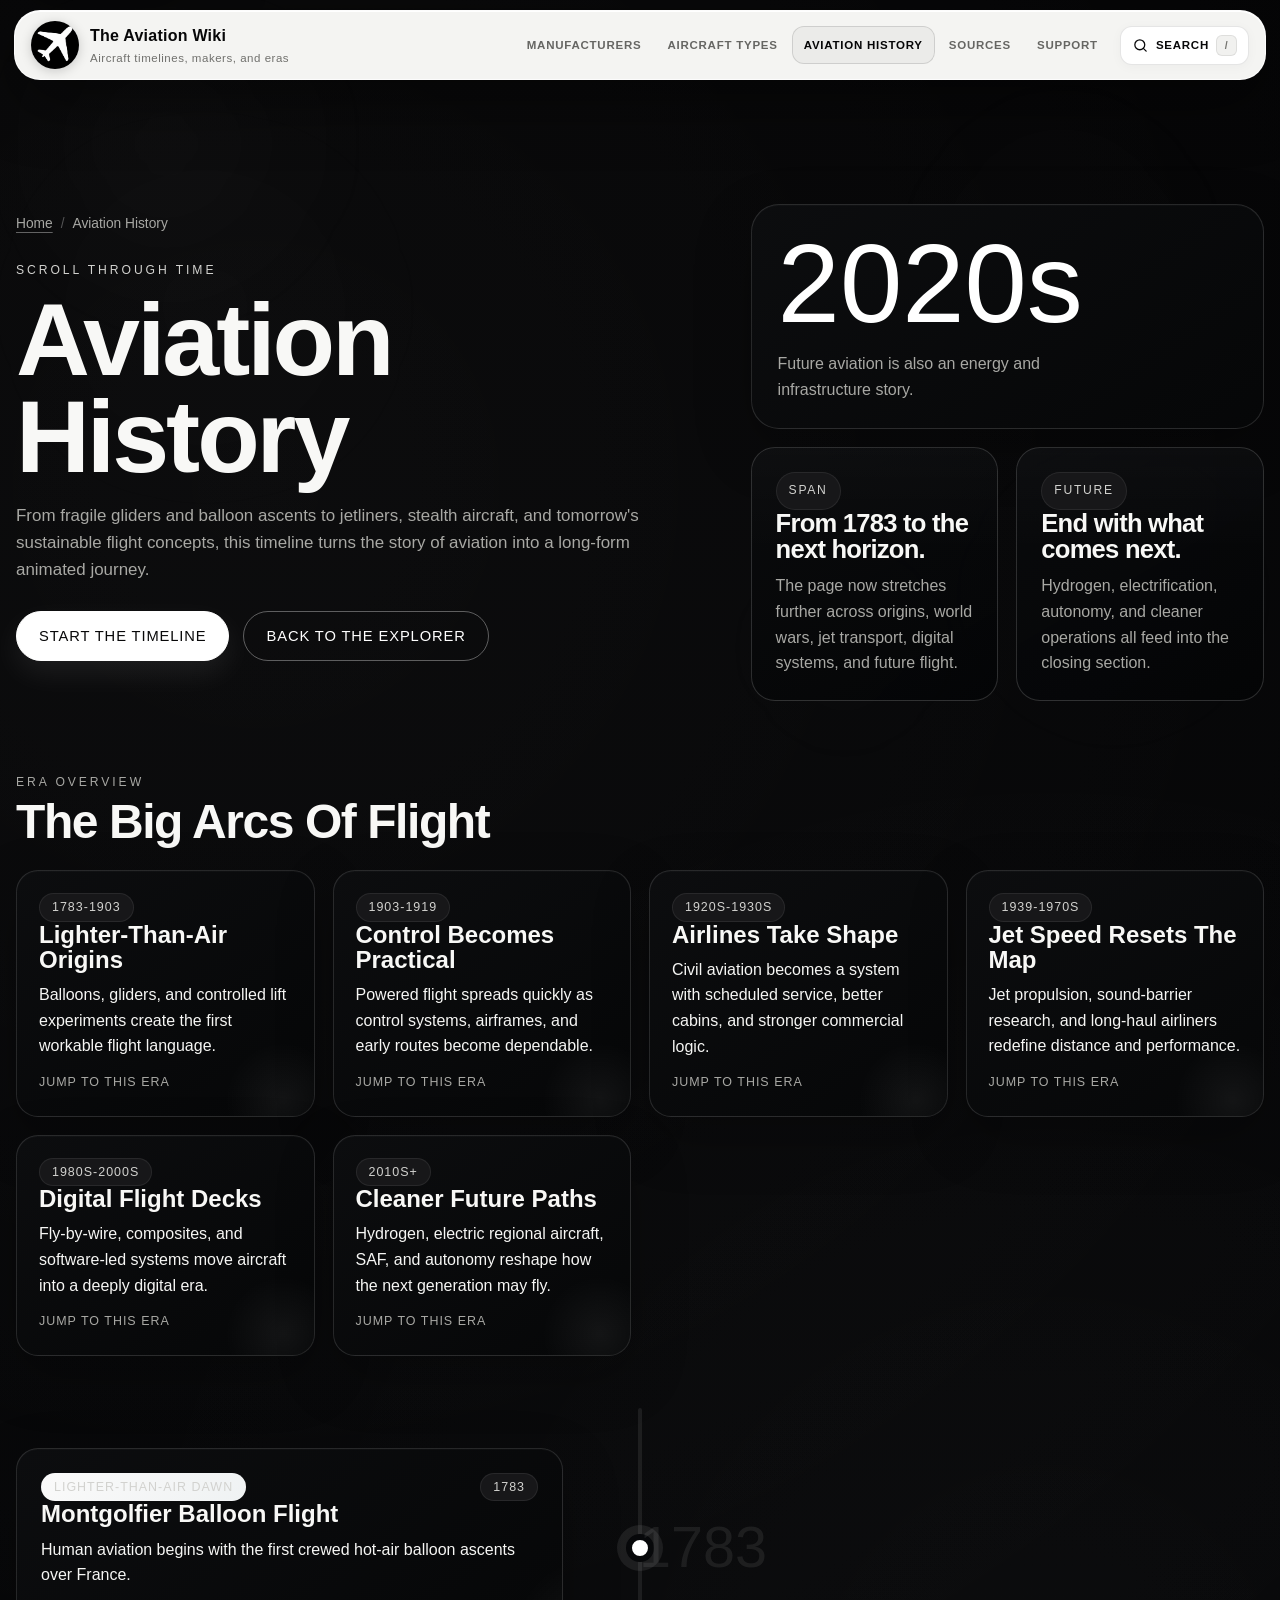
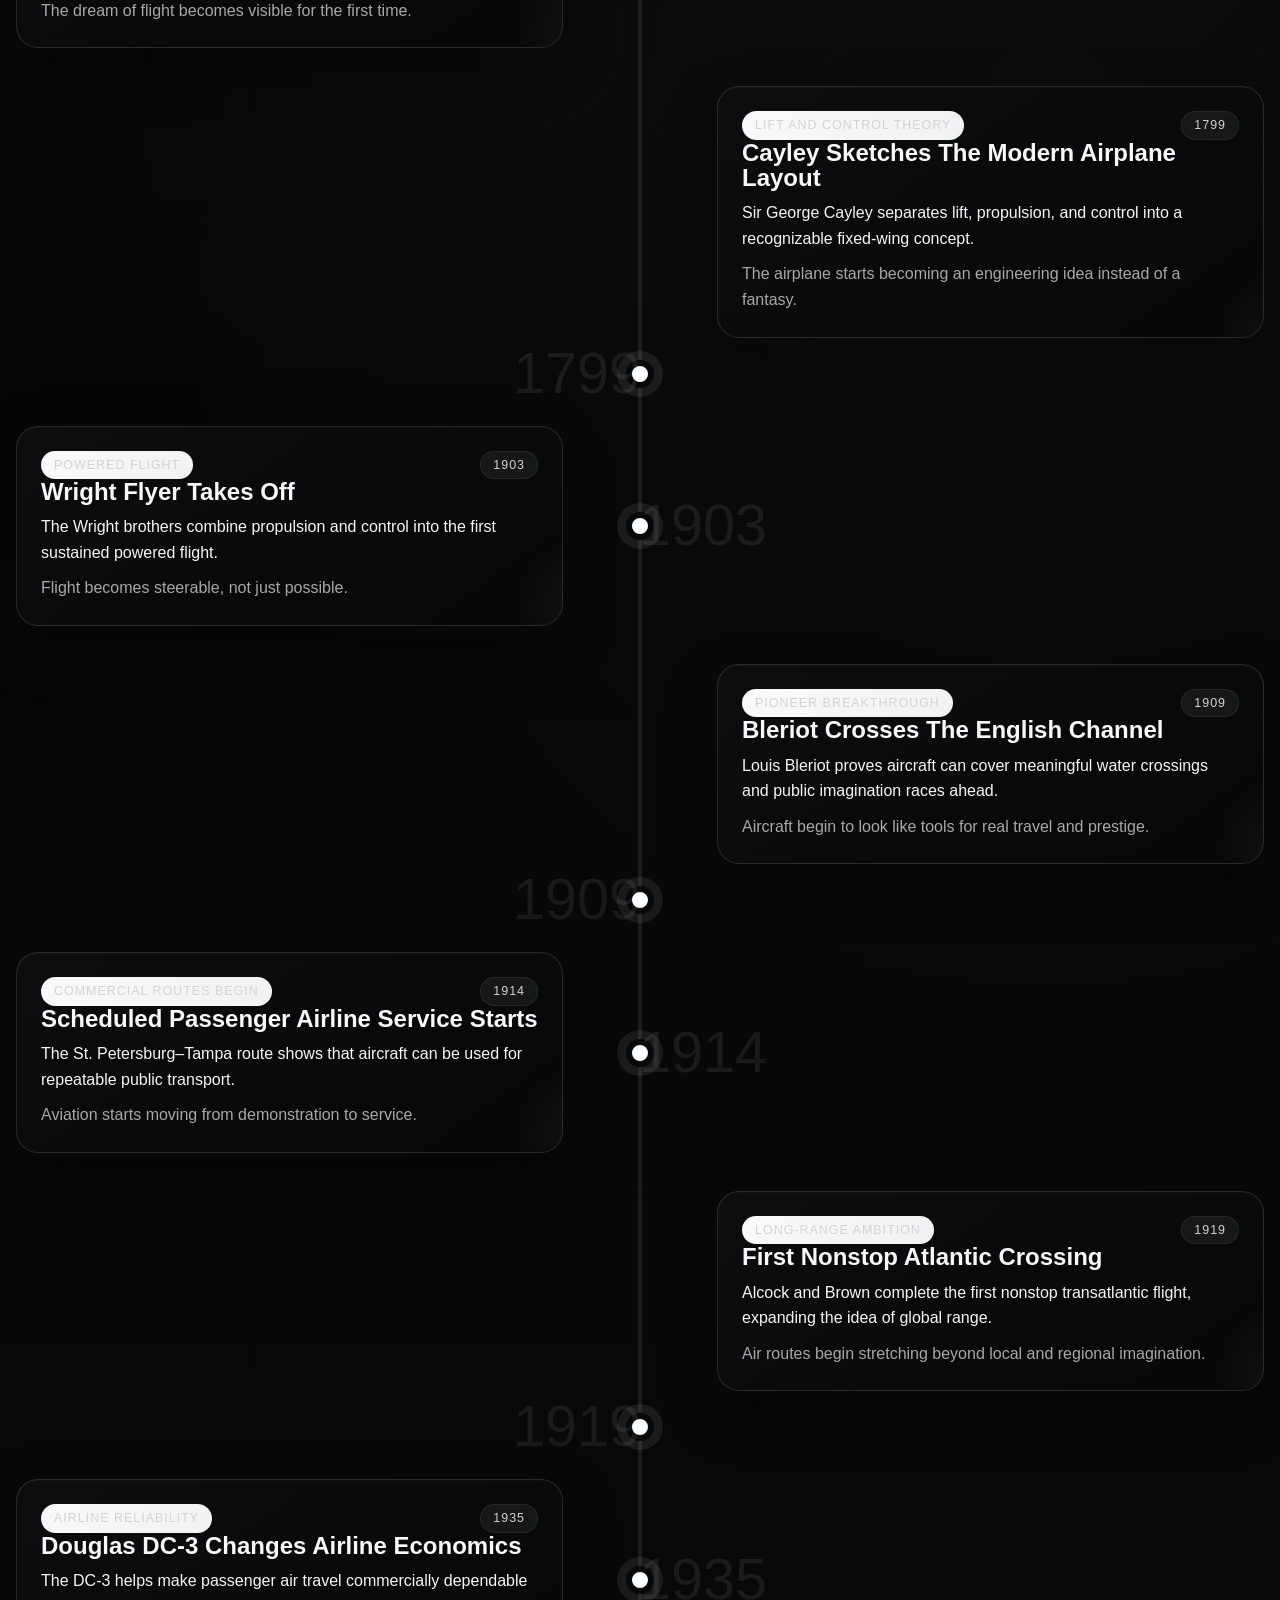
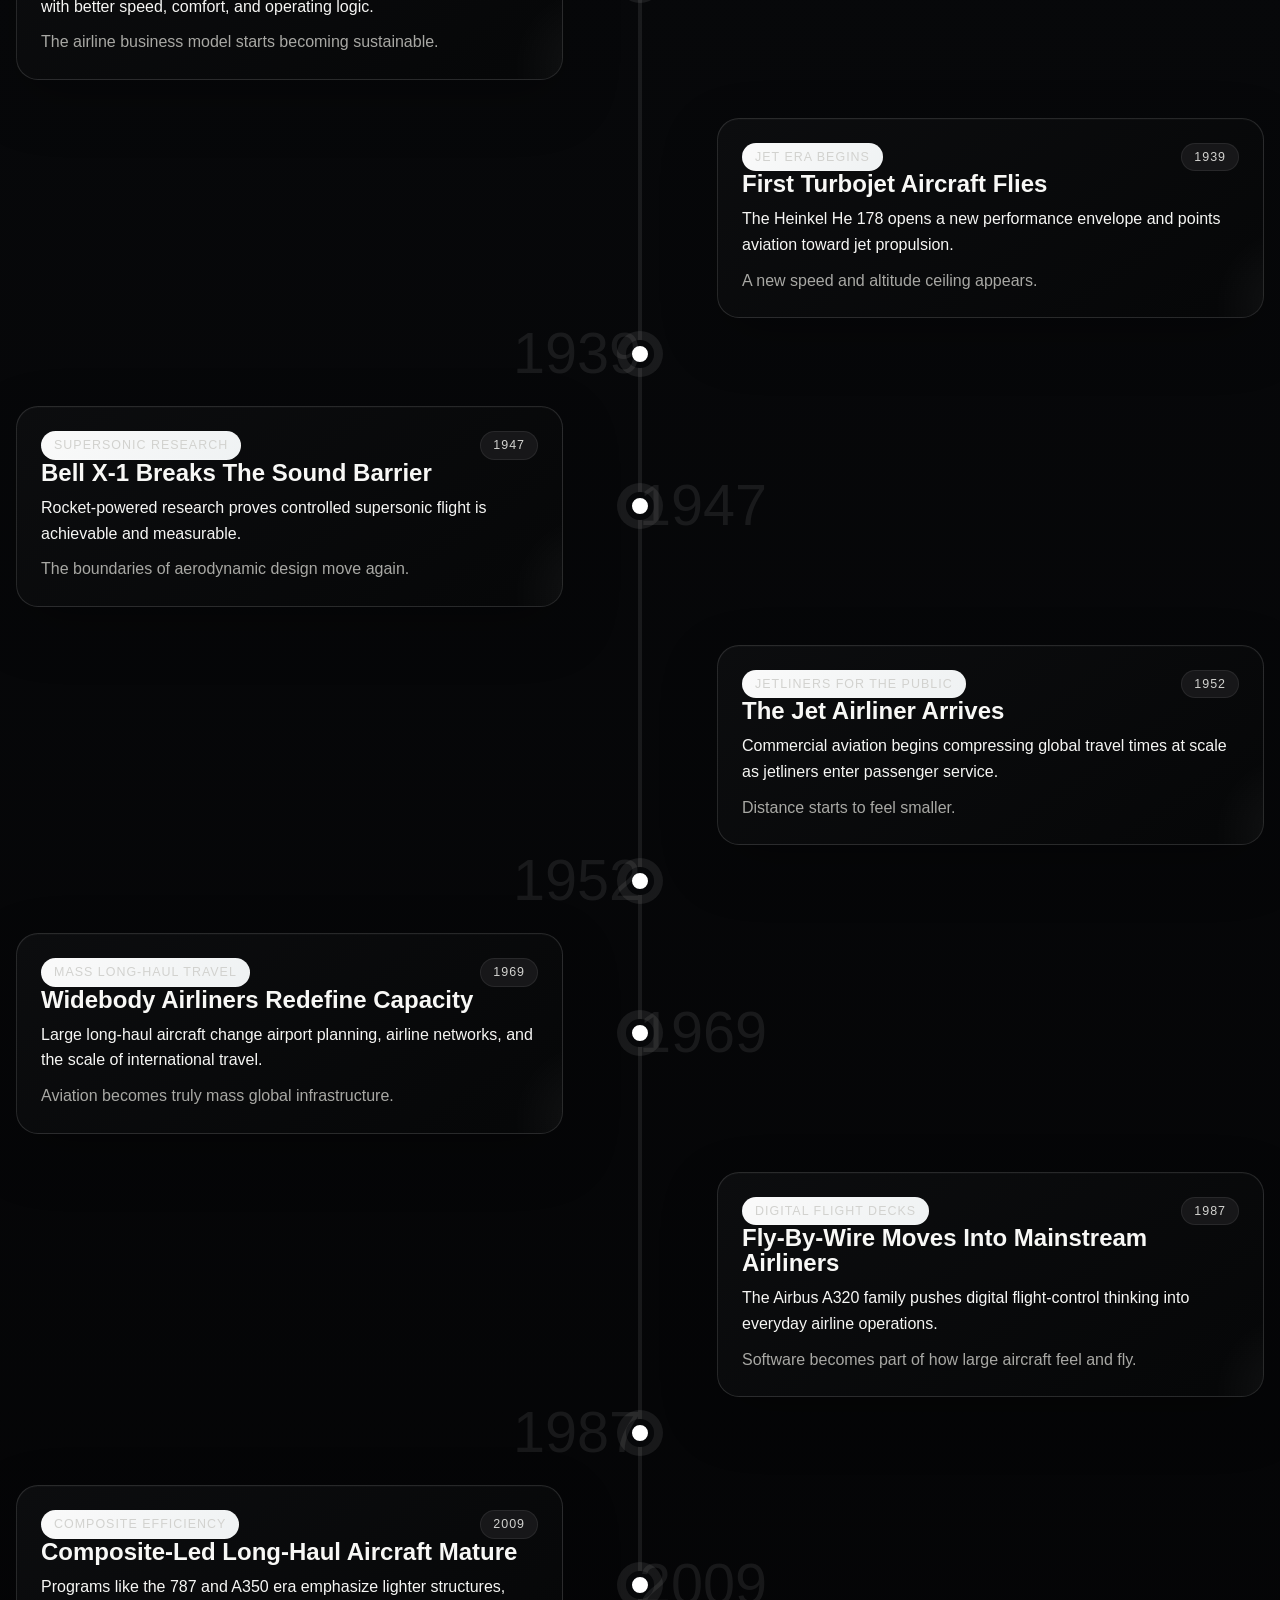
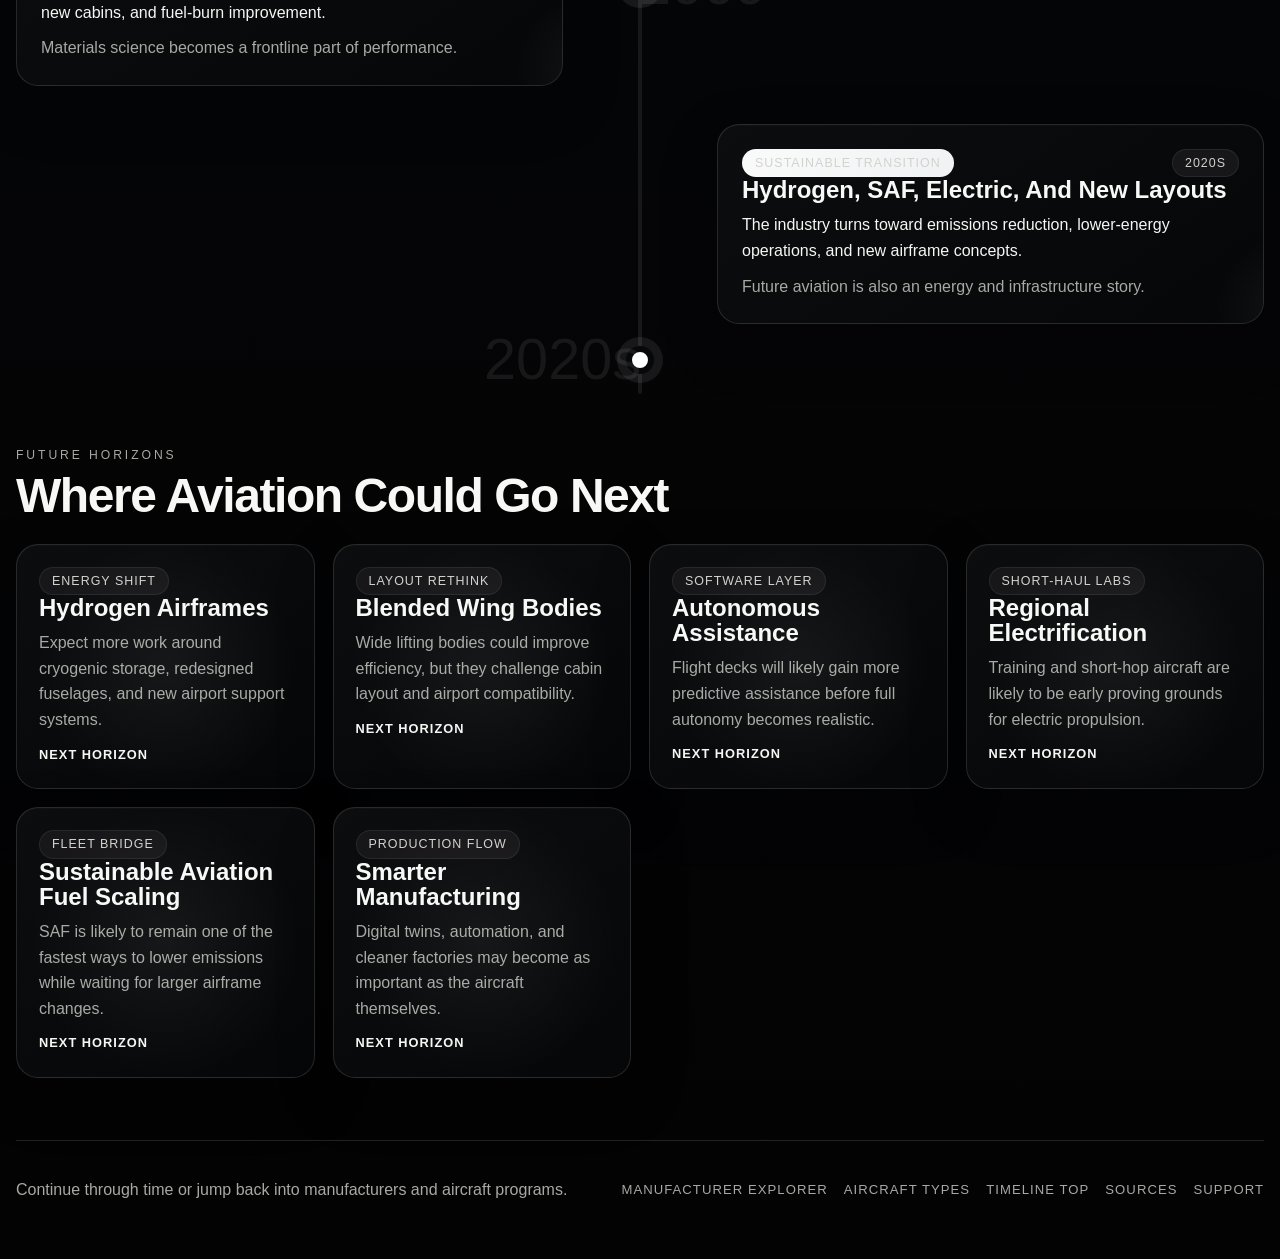
<file: history.html>
<!DOCTYPE html>
<html lang="en">
<head>
  <meta charset="UTF-8">
  <meta name="viewport" content="width=device-width, initial-scale=1.0">
  <title>Aviation History Timeline: 1783 to Tomorrow | The Aviation Wiki</title>
  <meta
    name="description"
    content="Follow aviation history from the first balloon flights and Wright Flyer to jetliners, digital flight controls, and sustainable aviation."
  >
  <meta name="robots" content="index, follow, max-image-preview:large">
  <meta name="theme-color" content="#050506">
  <link rel="canonical" href="https://jensaviation.github.io/aviationwiki/history.html">
  <link rel="icon" href="favicon.png" type="image/png">
  <link rel="apple-touch-icon" href="favicon.png">
  <link rel="manifest" href="site.webmanifest">
  <meta property="og:title" content="Aviation History Timeline: 1783 to Tomorrow | The Aviation Wiki">
  <meta property="og:description" content="The milestones that shaped flight, presented as one easy-to-follow timeline.">
  <meta property="og:type" content="article">
  <meta property="og:url" content="https://jensaviation.github.io/aviationwiki/history.html">
  <meta property="og:image" content="https://jensaviation.github.io/aviationwiki/assets/images/aviation-wiki-social.png">
  <meta name="twitter:card" content="summary_large_image">
  <script type="application/ld+json">{"@context":"https://schema.org","@type":"AboutPage","name":"Aviation History Timeline: 1783 to Tomorrow","url":"https://jensaviation.github.io/aviationwiki/history.html","description":"Milestones from early balloon flight to sustainable aviation concepts.","breadcrumb":{"@type":"BreadcrumbList","itemListElement":[{"@type":"ListItem","position":1,"name":"Home","item":"https://jensaviation.github.io/aviationwiki/"},{"@type":"ListItem","position":2,"name":"Aviation History","item":"https://jensaviation.github.io/aviationwiki/history.html"}]}}</script>
  <link rel="stylesheet" href="assets/css/styles.css?v=15">
  <script defer src="assets/js/site.js?v=12"></script>
  <script defer src="assets/js/history-data.js?v=12"></script>
  <script defer src="assets/js/history.js?v=12"></script>
</head>
<body class="page page-history">
  <div class="sky-layer sky-layer-one"></div>
  <div class="sky-layer sky-layer-two"></div>

  <header class="topbar">
    <a class="brand" href="index.html">
      <span class="brand-mark">AW</span>
      <span class="brand-copy">
        <strong>The Aviation Wiki</strong>
        <small>Aircraft timelines, makers, and eras</small>
      </span>
    </a>

    <nav class="topnav">
      <a href="index.html">Manufacturers</a>
      <a href="types.html">Aircraft Types</a>
      <a href="history.html">Aviation History</a>
      <a href="sources.html">Sources</a>
      <a href="support.html">Support</a>
    </nav>
  </header>

  <main>
    <section class="hero hero-history">
      <div class="hero-copy reveal">
        <nav class="breadcrumbs" aria-label="Breadcrumb"><ol><li><a href="index.html">Home</a></li><li><span aria-current="page">Aviation History</span></li></ol></nav>
        <p class="eyebrow">Scroll Through Time</p>
        <h1>Aviation History</h1>
        <p class="hero-text">
          From fragile gliders and balloon ascents to jetliners, stealth aircraft,
          and tomorrow's sustainable flight concepts, this timeline turns the story
          of aviation into a long-form animated journey.
        </p>
        <div class="hero-actions">
          <a class="button button-primary" href="#history-track">Start The Timeline</a>
          <a class="button button-secondary" href="index.html">Back To The Explorer</a>
        </div>
      </div>

      <div class="history-hero-column reveal">
        <div class="history-hero-panel">
          <div class="history-hero-year" id="history-hero-year">1783</div>
          <p class="history-hero-caption">The story starts with humans leaving the ground for the very first time.</p>
        </div>
        <div class="history-hero-stack">
          <a class="showcase-card card-link" href="#history-era-overview">
            <span class="showcase-kicker">Span</span>
            <h3>From 1783 to the next horizon.</h3>
            <p>The page now stretches further across origins, world wars, jet transport, digital systems, and future flight.</p>
          </a>
          <a class="showcase-card card-link" href="#future-horizons">
            <span class="showcase-kicker">Future</span>
            <h3>End with what comes next.</h3>
            <p>Hydrogen, electrification, autonomy, and cleaner operations all feed into the closing section.</p>
          </a>
        </div>
      </div>
    </section>

    <section class="overview-band reveal" id="history-era-overview">
      <div class="section-heading">
        <p class="eyebrow">Era Overview</p>
        <h2>The Big Arcs Of Flight</h2>
      </div>
      <div class="overview-grid" id="history-overview-grid"></div>
    </section>

    <section class="history-track-section" id="history-track">
      <div class="history-track-shell">
        <div class="history-progress-line">
          <span class="history-progress-fill" id="history-progress-fill"></span>
        </div>
        <div class="history-events" id="history-events"></div>
      </div>
    </section>

    <section class="future-section reveal" id="future-horizons">
      <div class="section-heading">
        <p class="eyebrow">Future Horizons</p>
        <h2>Where Aviation Could Go Next</h2>
      </div>
      <div class="future-grid" id="future-grid"></div>
    </section>
  </main>

  <footer class="site-footer">
    <p>Continue through time or jump back into manufacturers and aircraft programs.</p>
    <div class="footer-links">
      <a href="index.html">Manufacturer Explorer</a>
      <a href="types.html">Aircraft Types</a>
      <a href="#history-track">Timeline Top</a>
      <a href="sources.html">Sources</a>
      <a href="support.html">Support</a>
    </div>
  </footer>
</body>
</html>
</file>
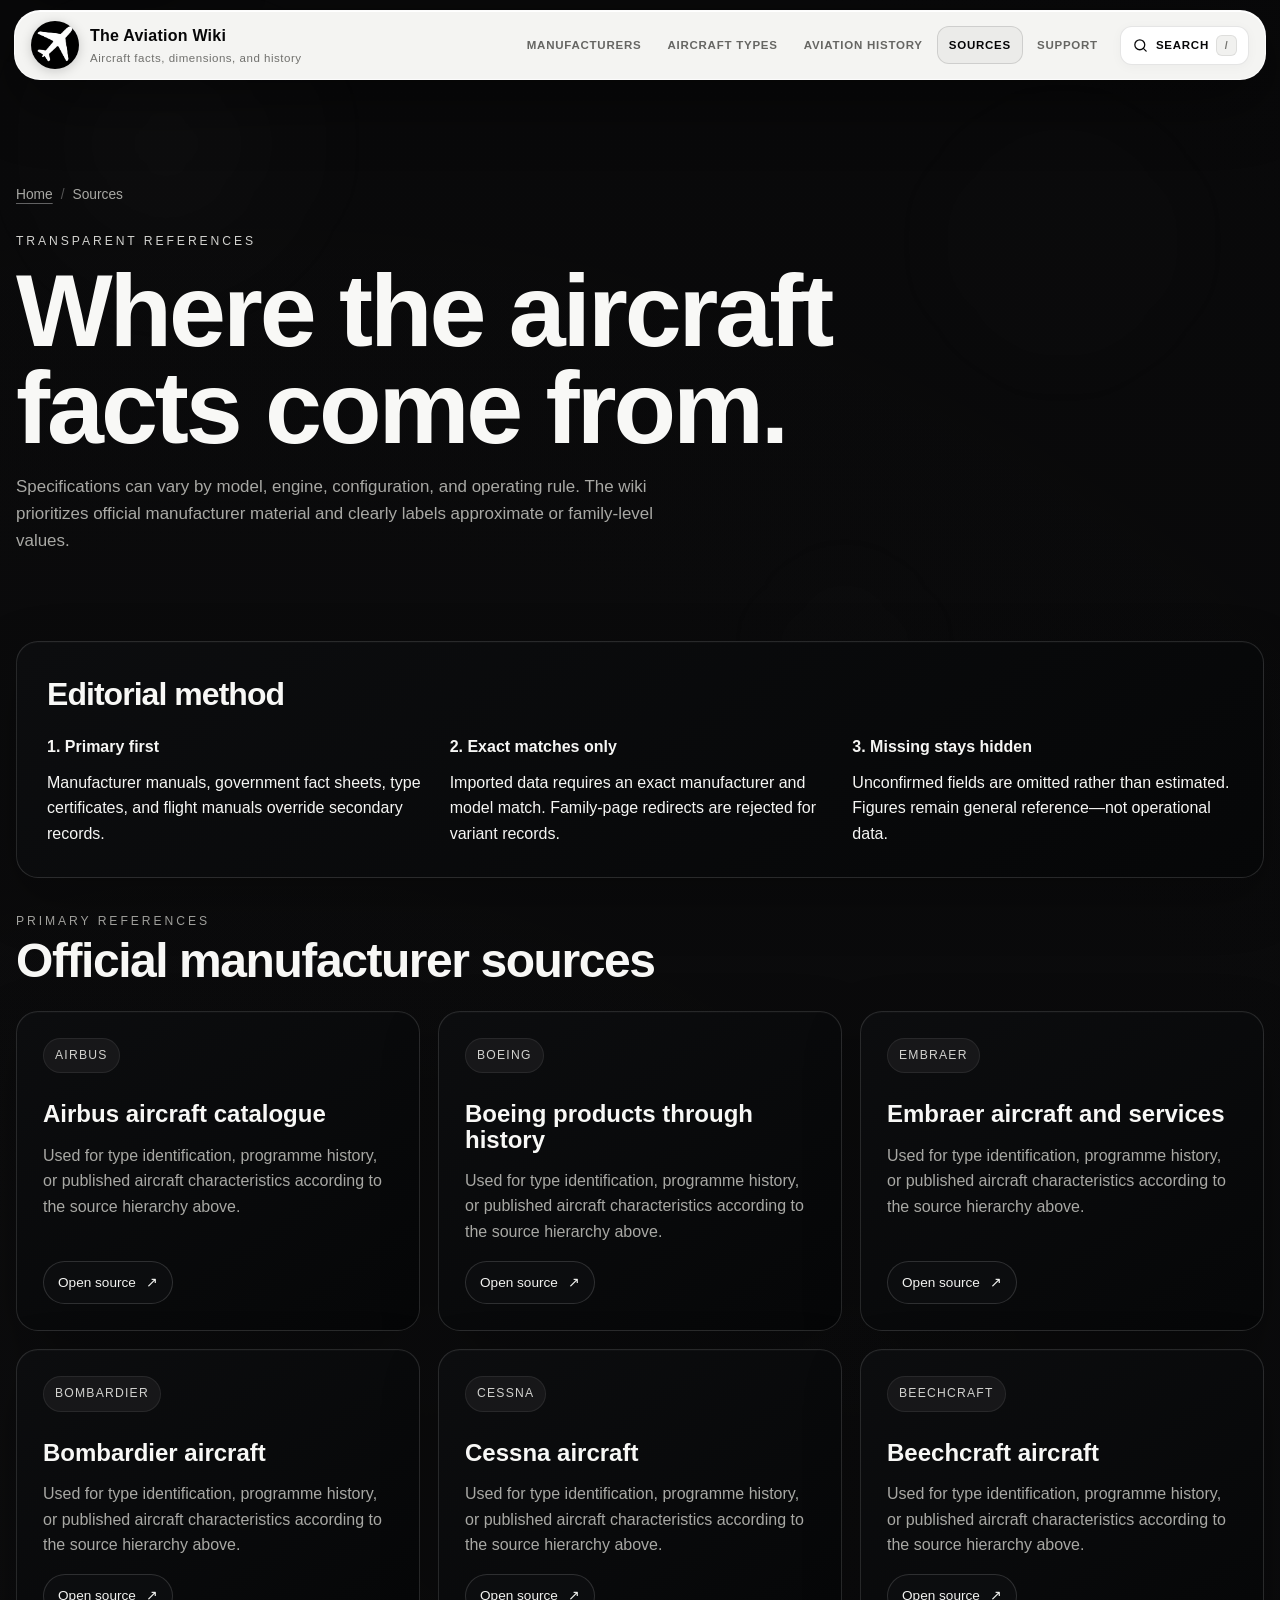
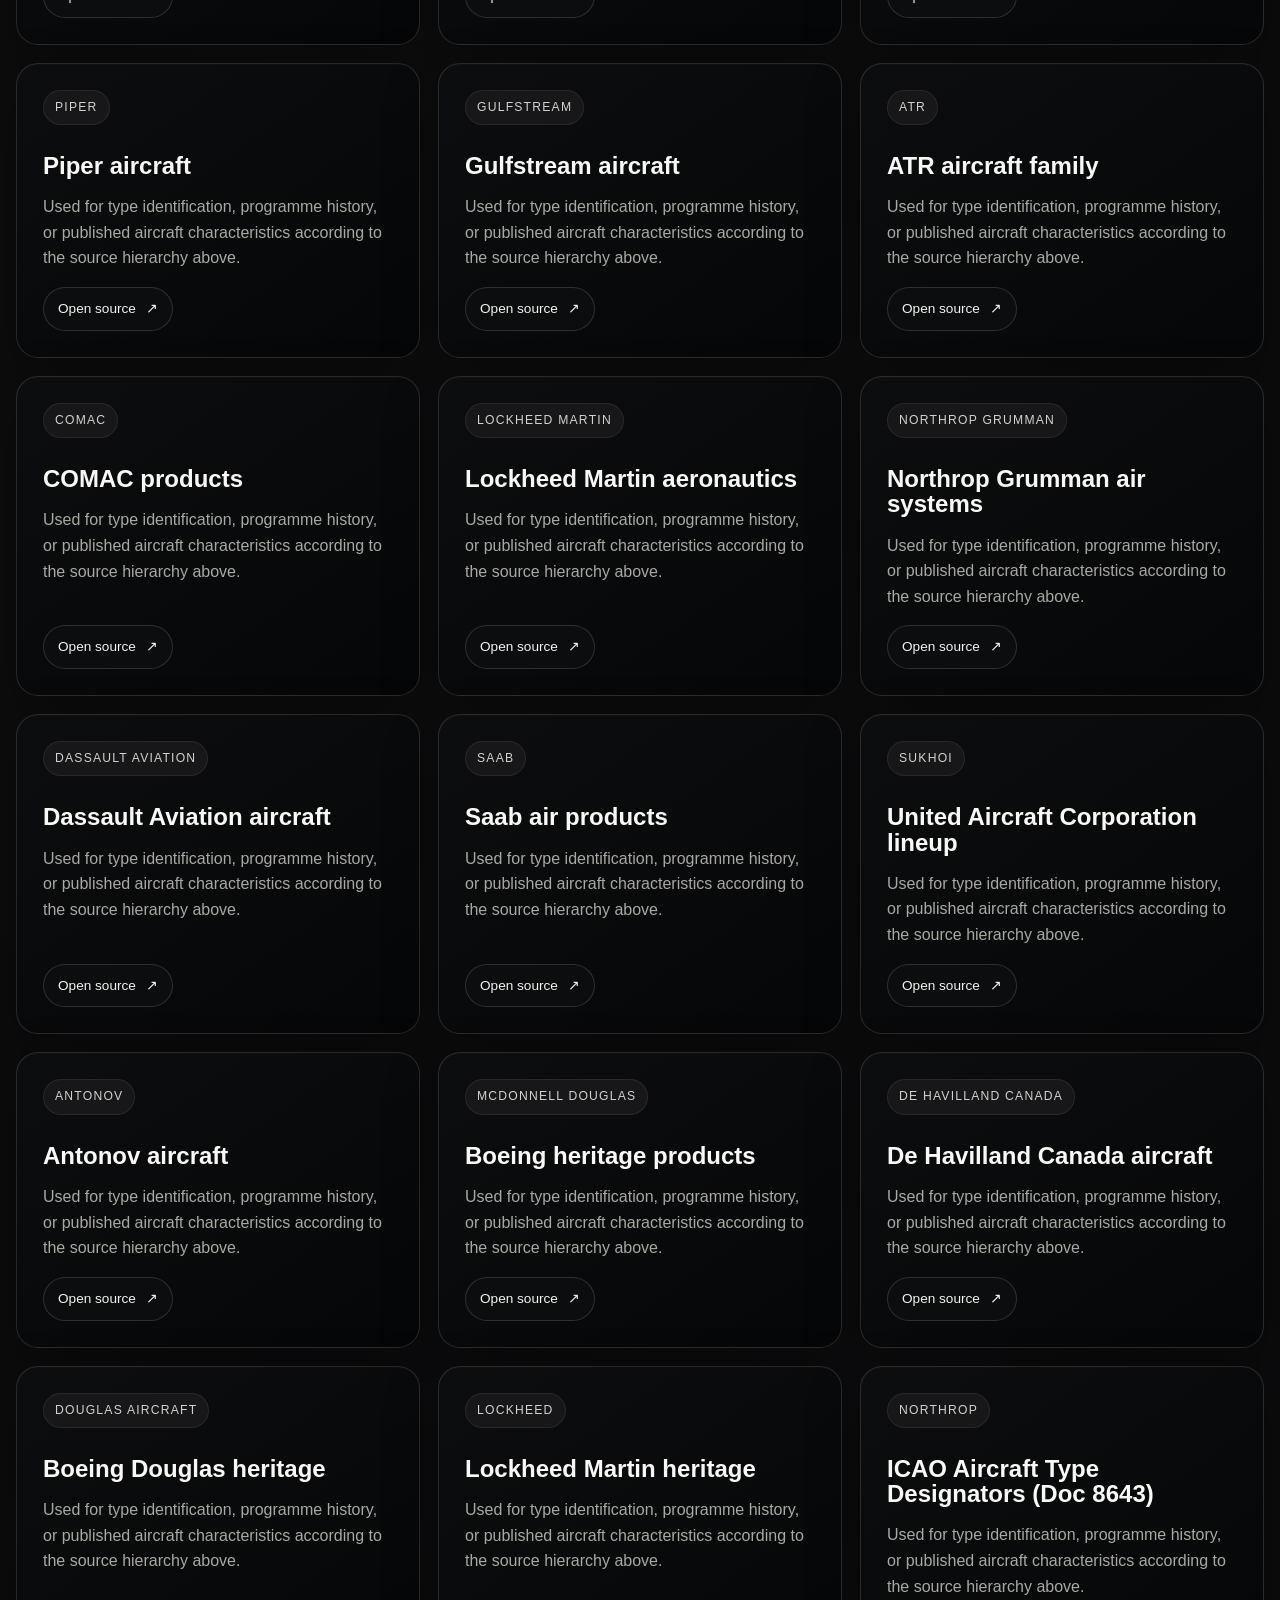
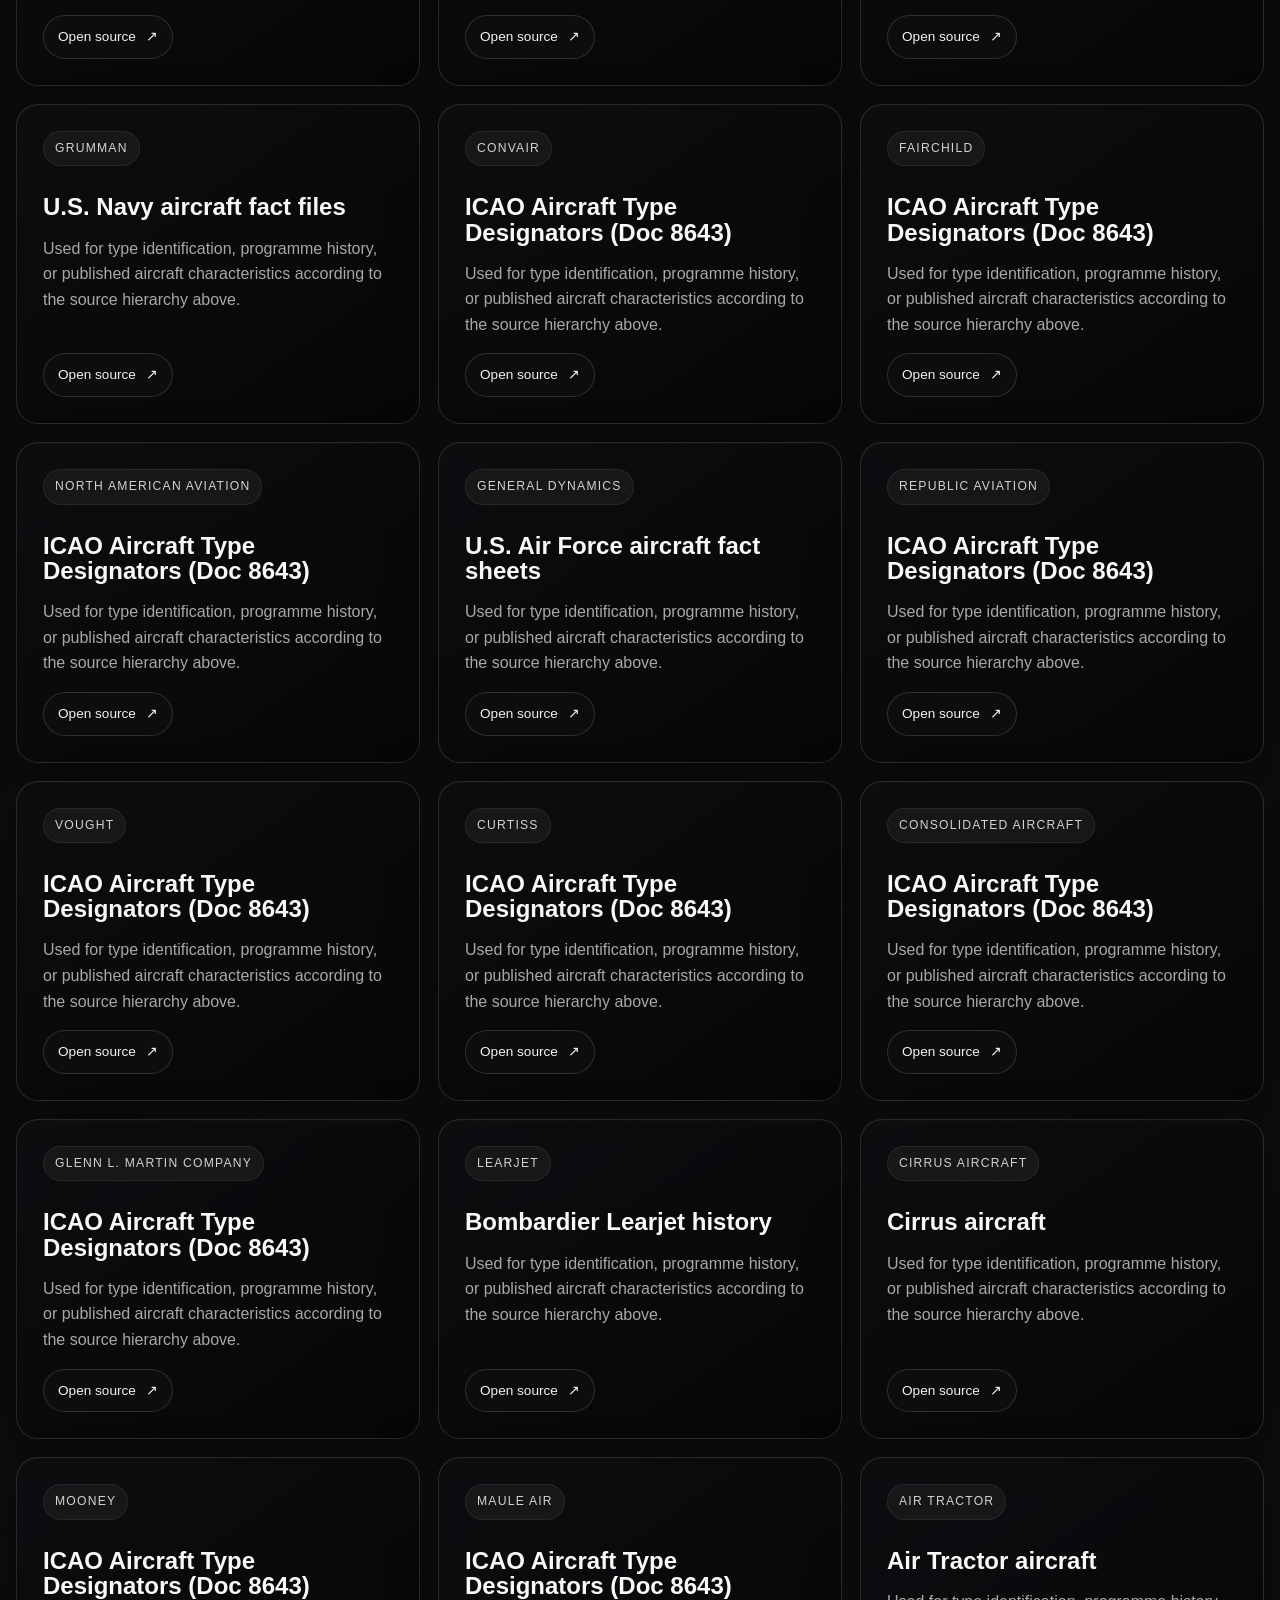
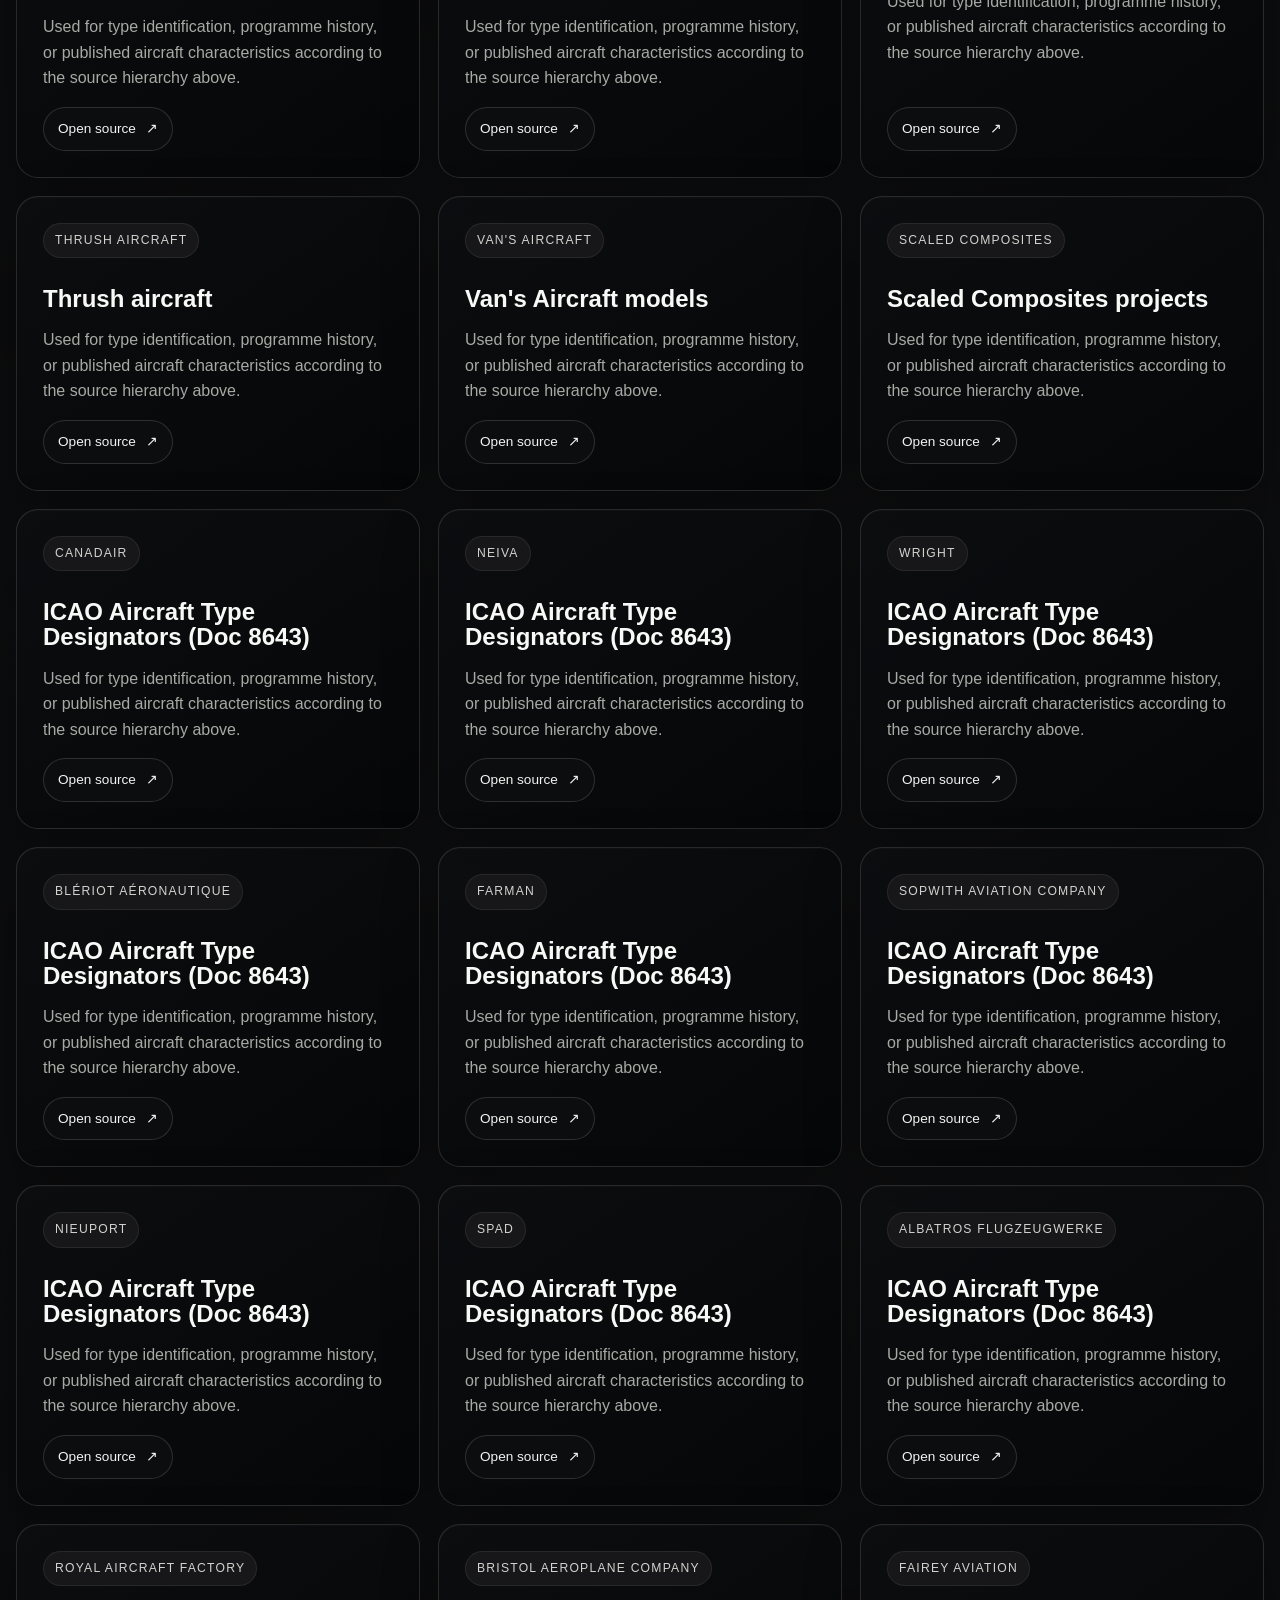
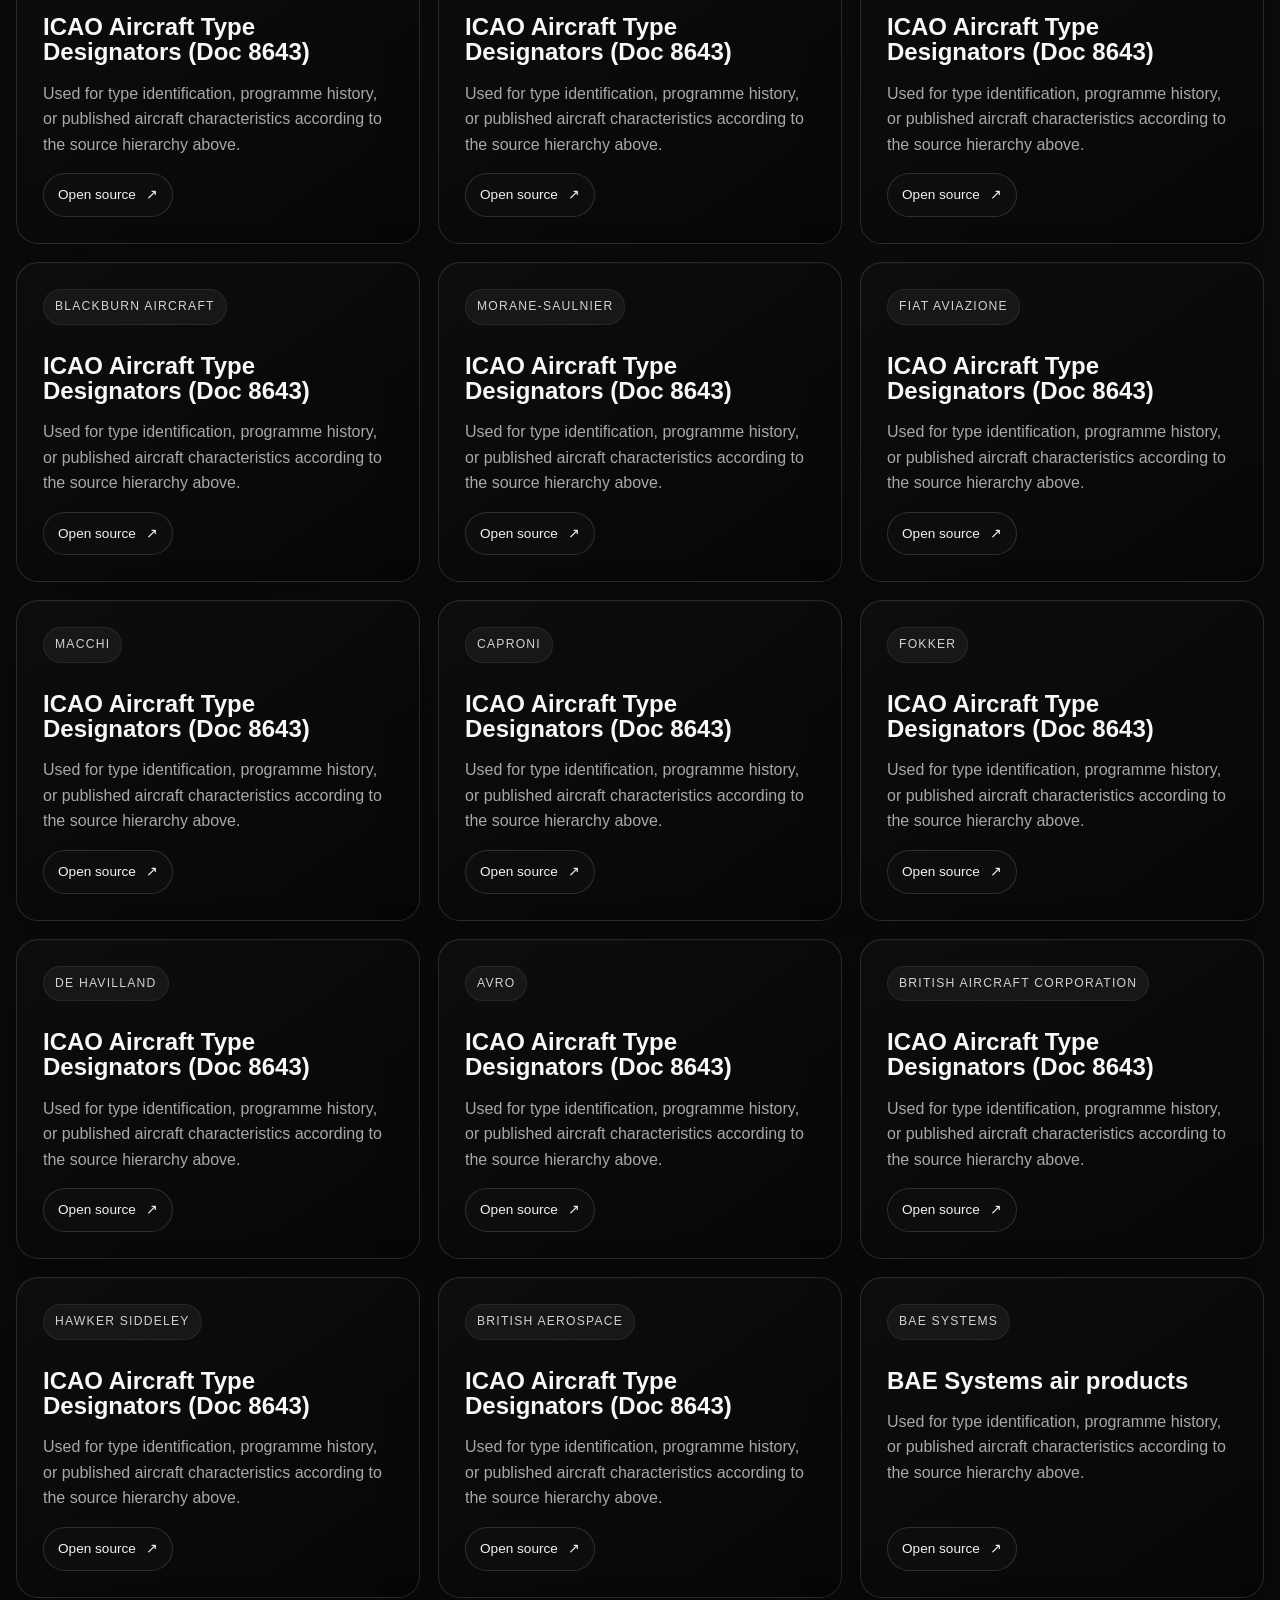
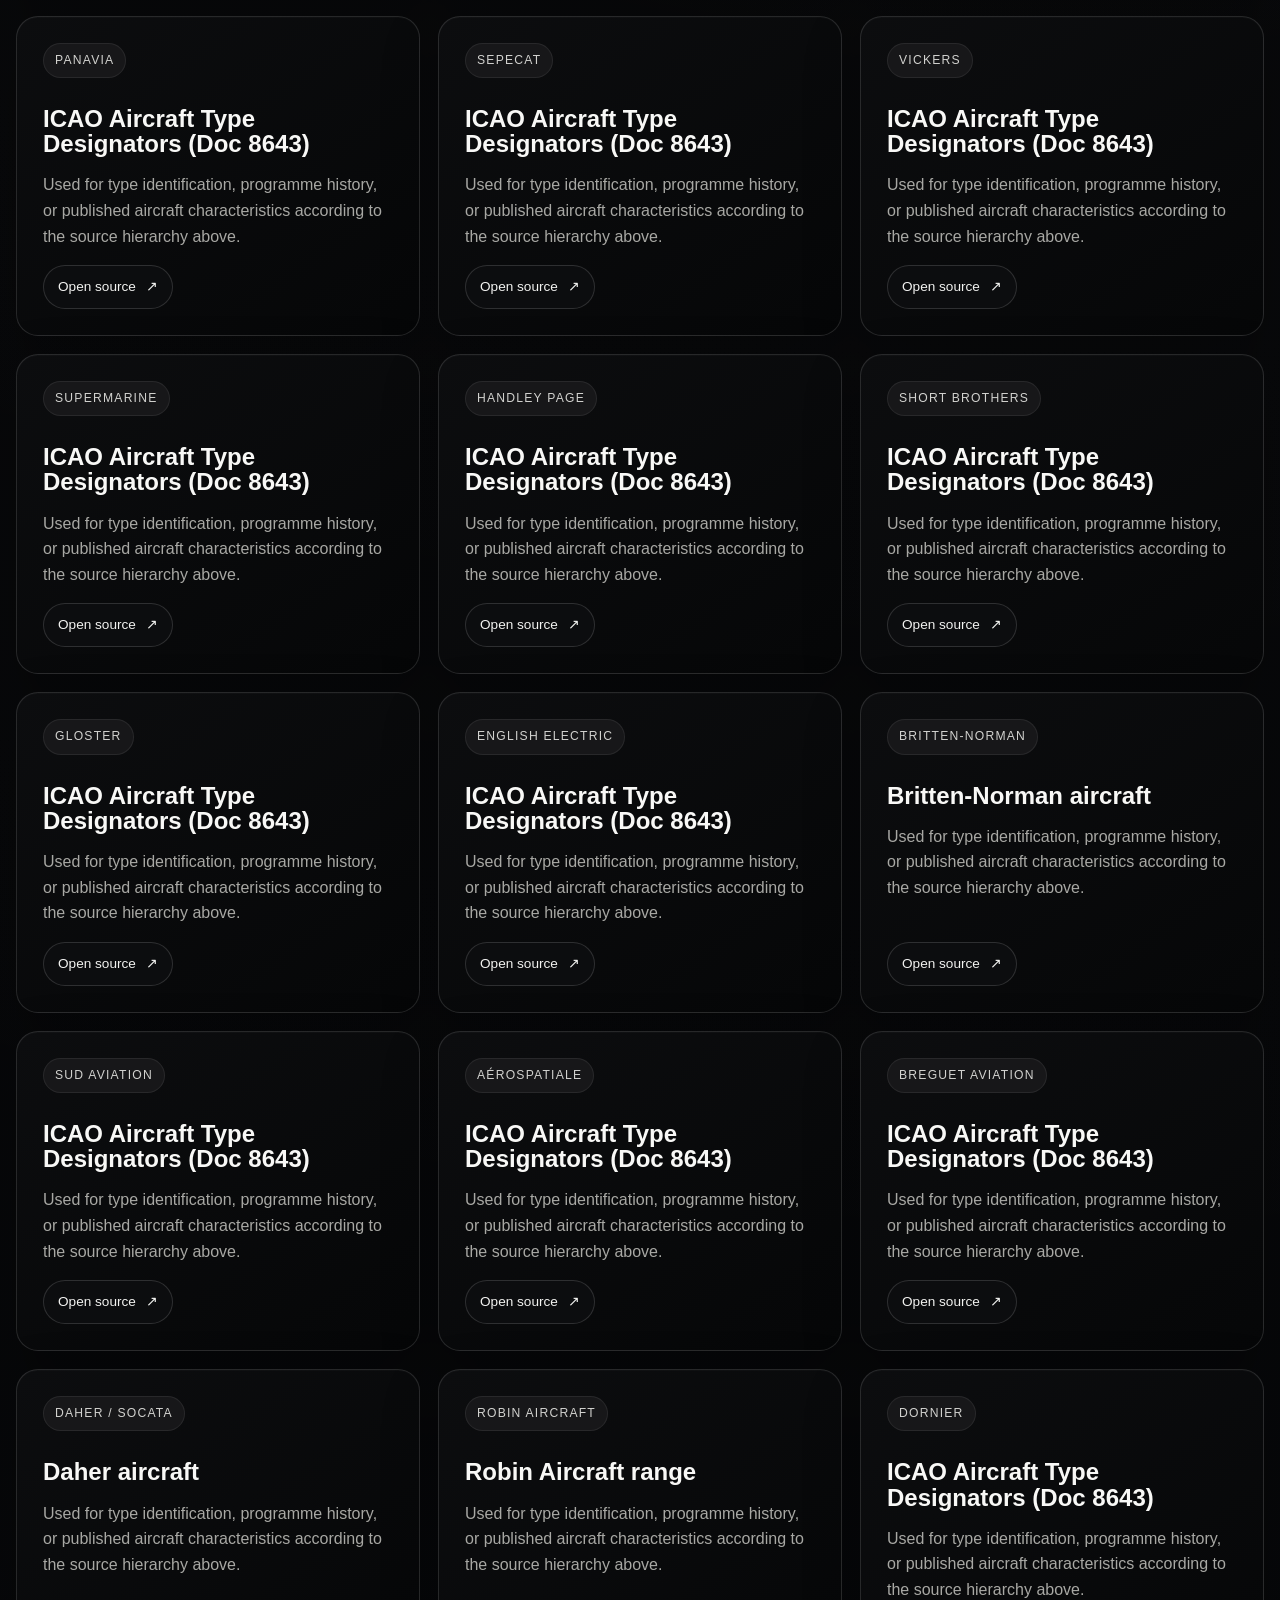
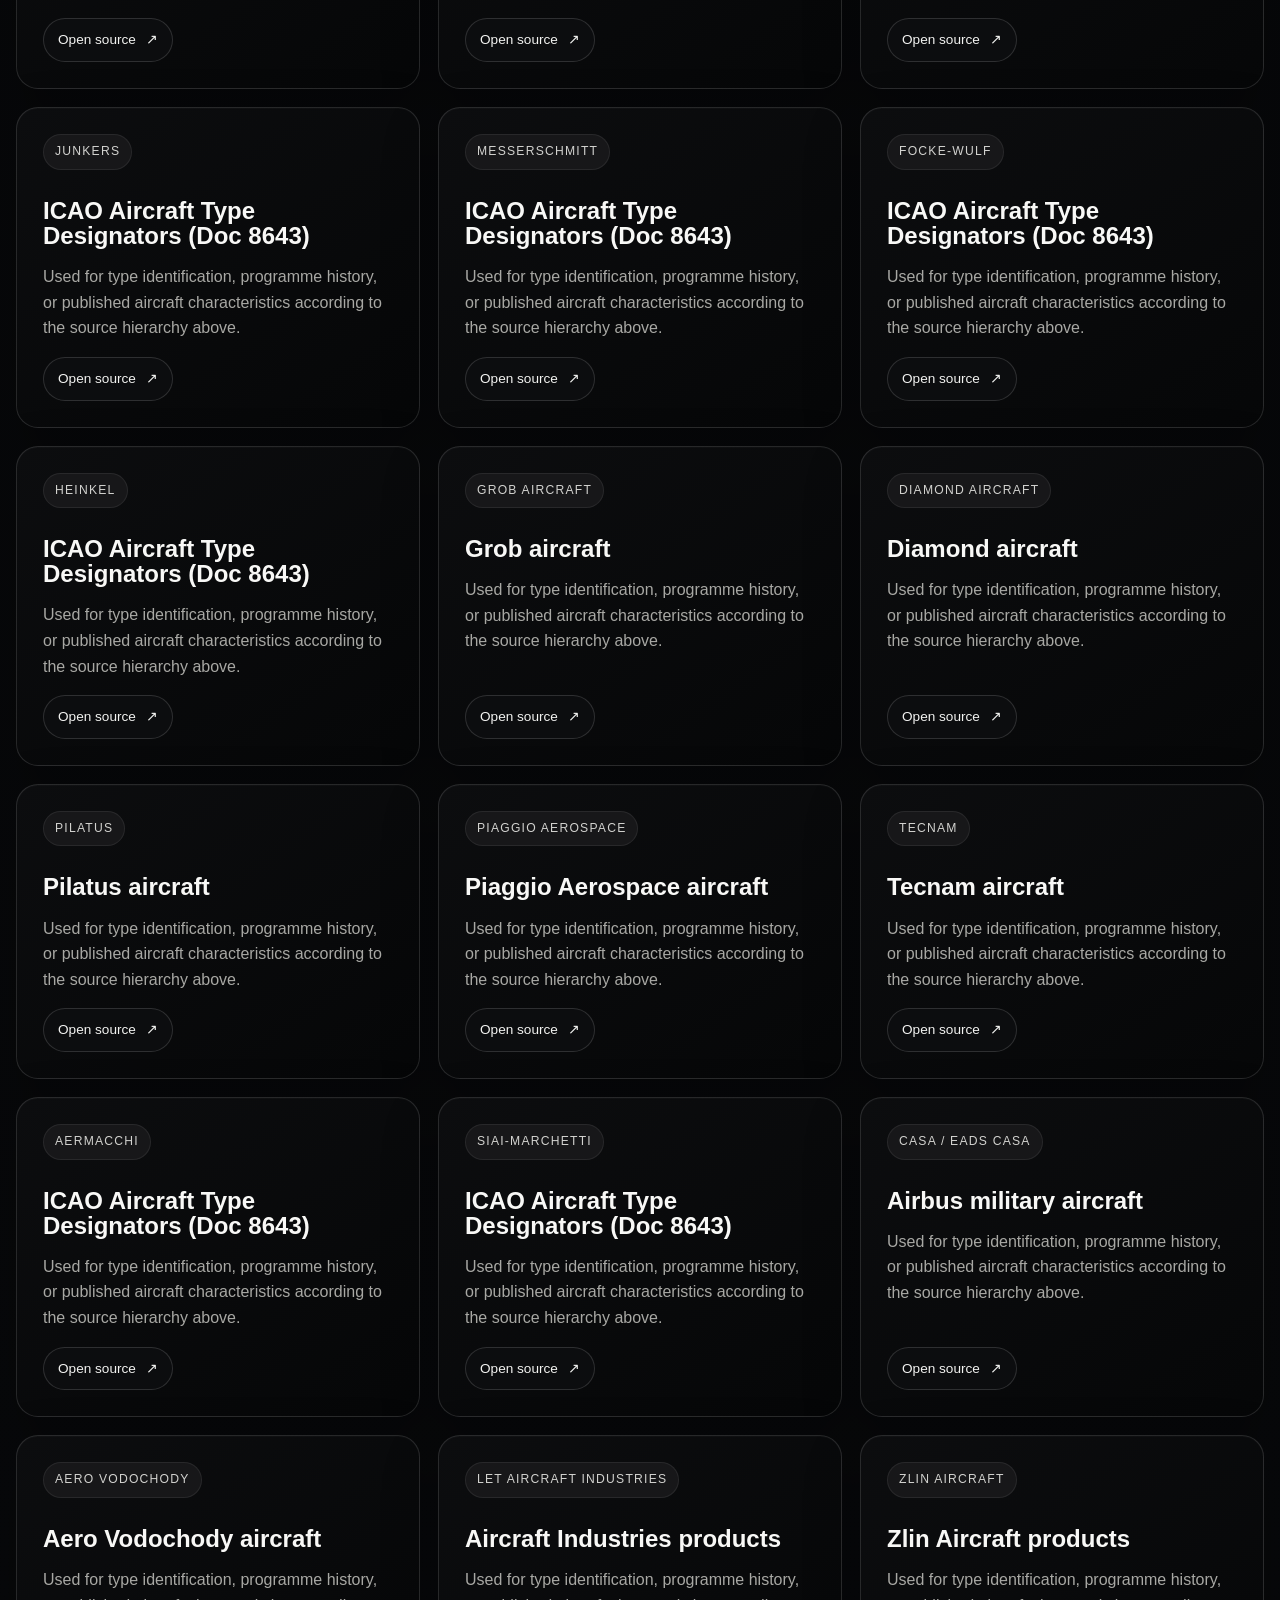
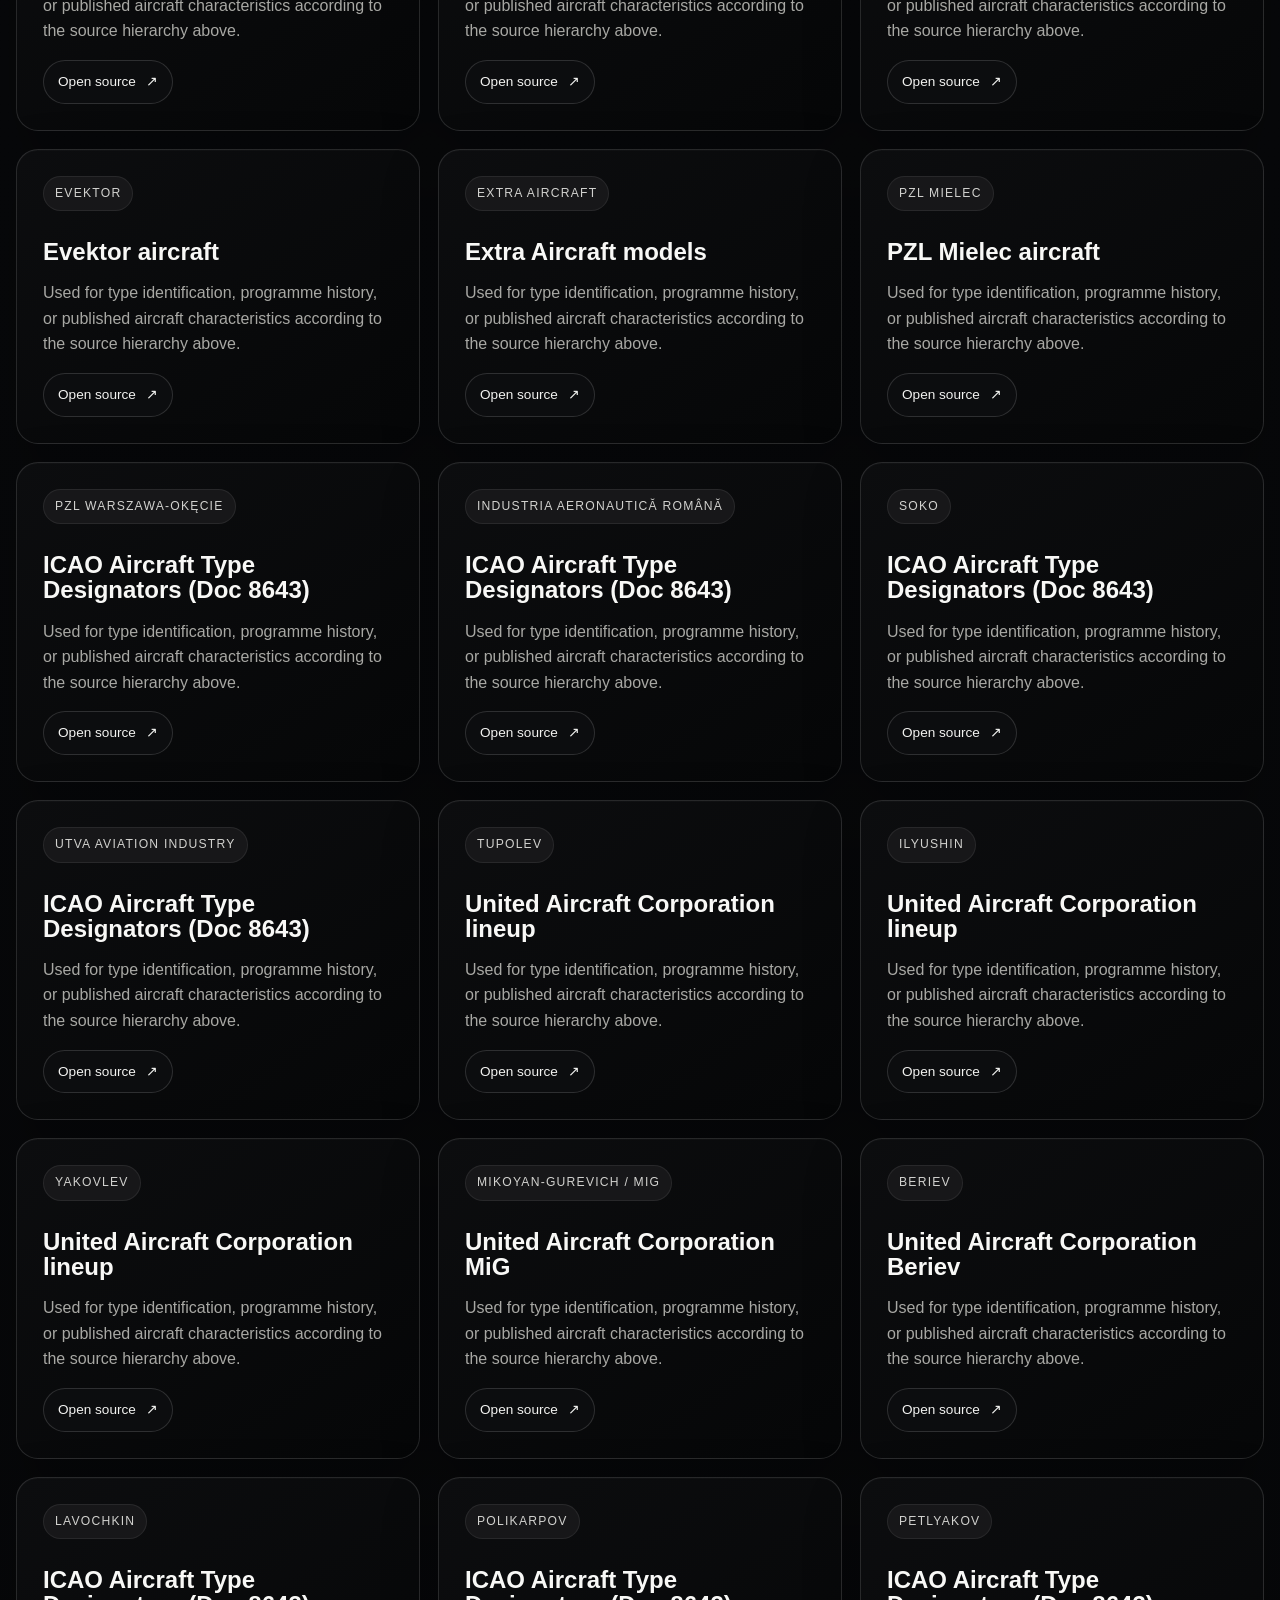
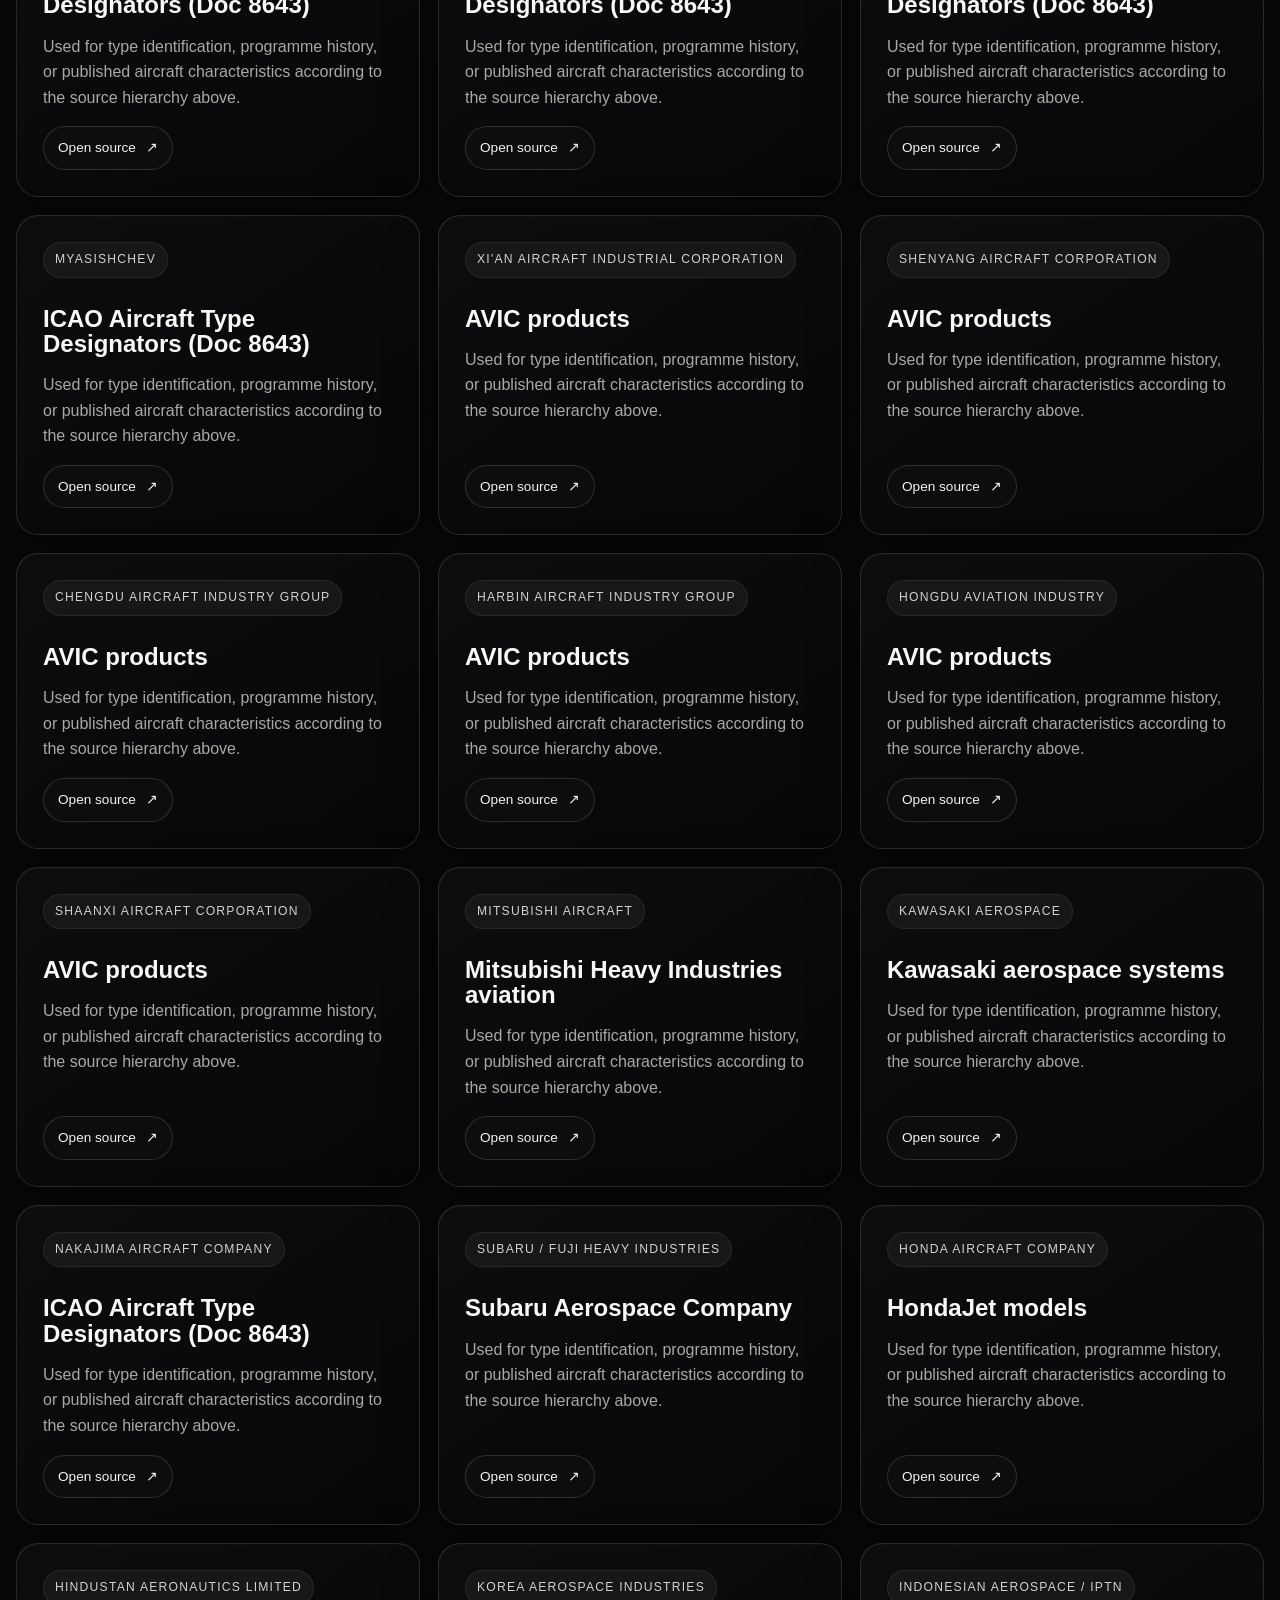
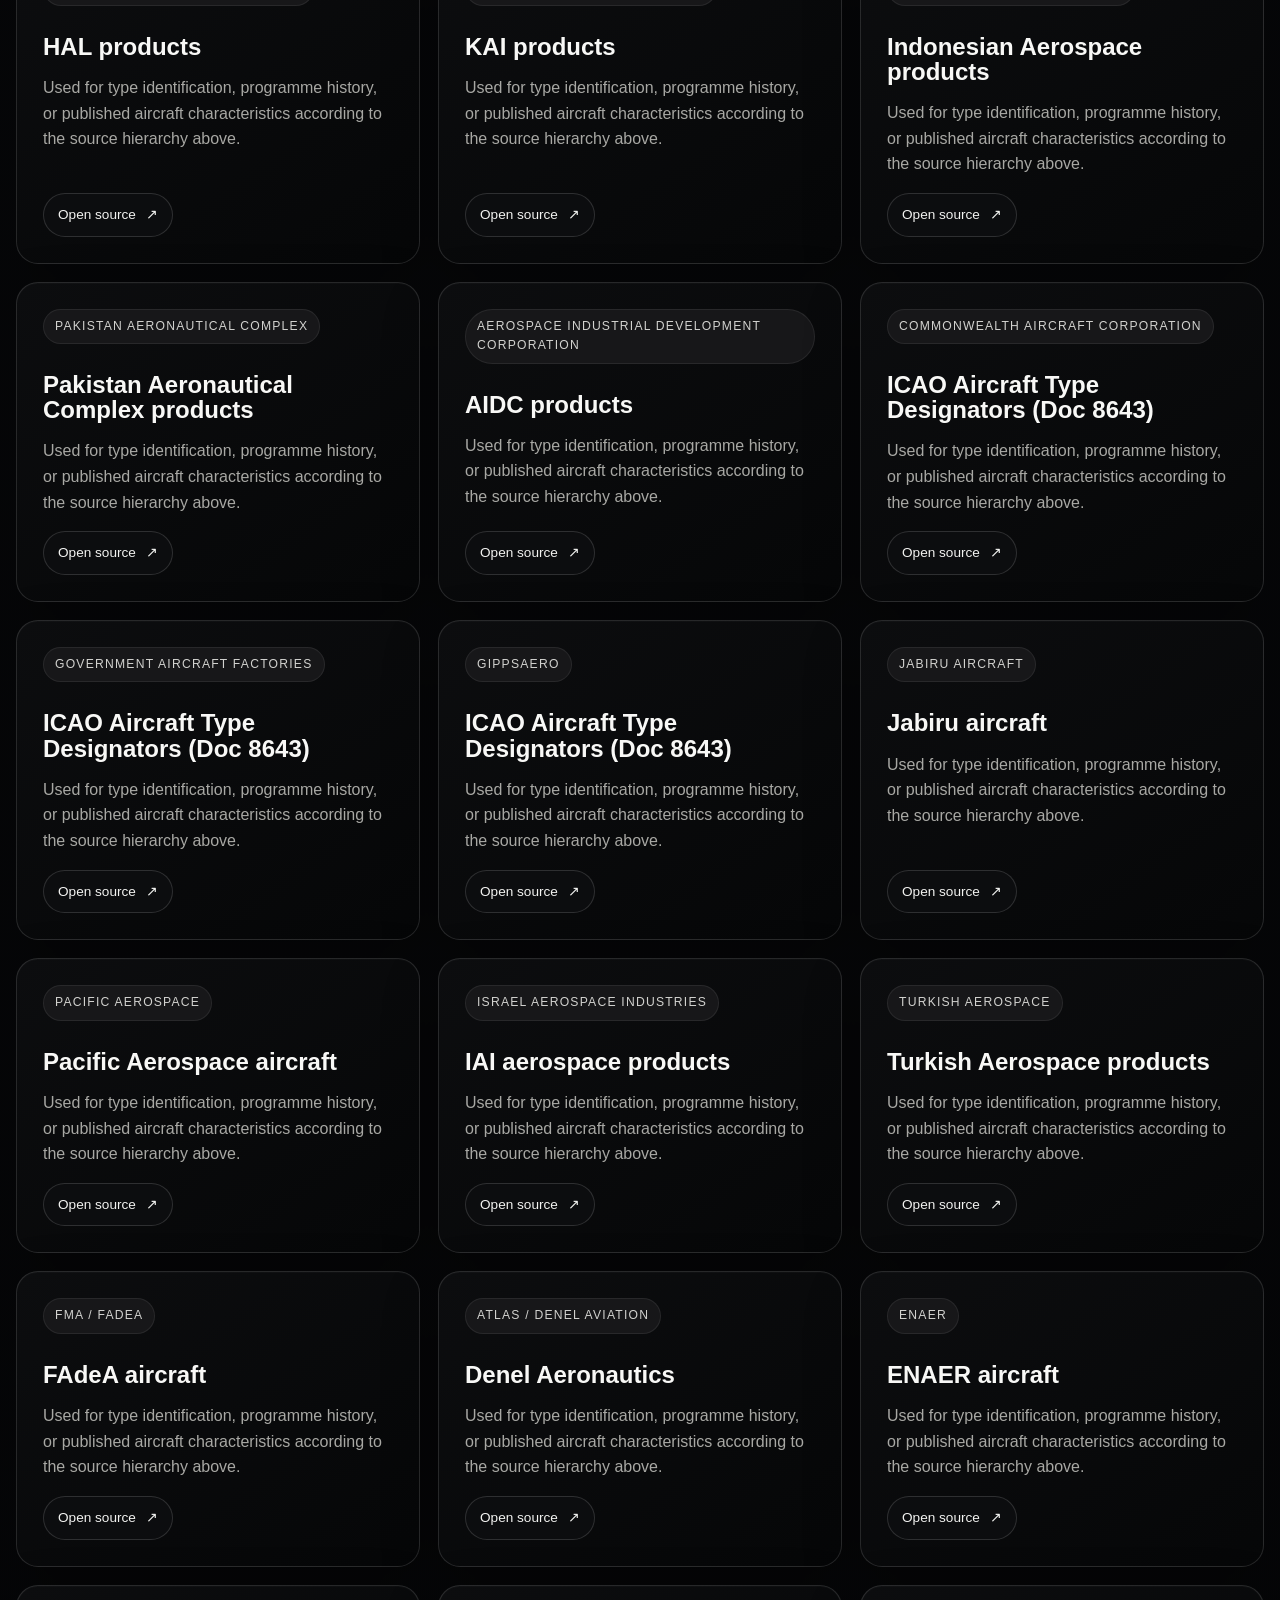
<file: sources.html>
<!DOCTYPE html>
<html lang="en">
<head>
  <meta charset="UTF-8">
  <meta name="viewport" content="width=device-width, initial-scale=1.0">
  <title>Aircraft Data Sources &amp; Editorial Method | The Aviation Wiki</title>
  <meta name="description" content="See the official manufacturer, aviation authority, and museum sources used to verify aircraft dimensions, performance, and history.">
  <meta name="robots" content="index, follow">
  <meta name="theme-color" content="#050506">
  <link rel="canonical" href="https://jensaviation.github.io/aviationwiki/sources.html">
  <link rel="icon" href="favicon.png" type="image/png">
  <link rel="apple-touch-icon" href="favicon.png">
  <link rel="manifest" href="site.webmanifest">
  <meta property="og:title" content="Aircraft Data Sources &amp; Editorial Method | The Aviation Wiki">
  <meta property="og:description" content="Official aircraft references and a transparent sourcing policy.">
  <meta property="og:type" content="website">
  <meta property="og:url" content="https://jensaviation.github.io/aviationwiki/sources.html">
  <meta property="og:image" content="https://jensaviation.github.io/aviationwiki/assets/images/aviation-wiki-social.png">
  <meta property="og:image:alt" content="The Aviation Wiki — aircraft facts, dimensions and history">
  <meta name="twitter:card" content="summary_large_image">
  <link rel="stylesheet" href="assets/css/styles.css?v=15">
  <script defer src="assets/js/site.js?v=12"></script>
  <script defer src="assets/js/world-catalog.js?v=14"></script>
  <script defer src="assets/js/spec-enrichment.js?v=12"></script>
  <script defer src="assets/js/aircraft-database-specs.js?v=12"></script>
  <script defer src="assets/js/open-dataset-specs.js?v=12"></script>
  <script defer src="assets/js/wikipedia-specs.js?v=12"></script>
  <script defer src="assets/js/verified-specs.js?v=14"></script>
  <script defer src="assets/js/data.js?v=14"></script>
  <script defer src="assets/js/sources.js?v=12"></script>
</head>
<body class="page page-sources">
  <header class="topbar">
    <a class="brand" href="index.html"><span class="brand-mark">AW</span><span class="brand-copy"><strong>The Aviation Wiki</strong><small>Aircraft facts, dimensions, and history</small></span></a>
    <nav class="topnav"><a href="index.html">Manufacturers</a><a href="types.html">Aircraft Types</a><a href="history.html">Aviation History</a><a href="sources.html">Sources</a><a href="support.html">Support</a></nav>
  </header>
  <main id="main-content">
    <section class="page-intro">
      <nav class="breadcrumbs" aria-label="Breadcrumb"><ol><li><a href="index.html">Home</a></li><li><span aria-current="page">Sources</span></li></ol></nav>
      <p class="eyebrow">Transparent references</p><h1>Where the aircraft facts come from.</h1>
      <p class="hero-text">Specifications can vary by model, engine, configuration, and operating rule. The wiki prioritizes official manufacturer material and clearly labels approximate or family-level values.</p>
    </section>
    <section class="detail-panel source-method"><h2>Editorial method</h2><div class="method-grid"><div><strong>1. Primary first</strong><p>Manufacturer manuals, government fact sheets, type certificates, and flight manuals override secondary records.</p></div><div><strong>2. Exact matches only</strong><p>Imported data requires an exact manufacturer and model match. Family-page redirects are rejected for variant records.</p></div><div><strong>3. Missing stays hidden</strong><p>Unconfirmed fields are omitted rather than estimated. Figures remain general reference—not operational data.</p></div></div></section>
    <section class="detail-section"><div class="section-heading"><p class="eyebrow">Primary references</p><h2>Official manufacturer sources</h2></div><div class="source-grid" id="manufacturer-sources"></div></section>
    <section class="detail-section"><div class="section-heading"><p class="eyebrow">Context and history</p><h2>Independent reference organizations</h2></div><div class="source-grid" id="reference-sources"></div></section>
  </main>
  <footer class="site-footer"><p>Found a discrepancy? Send the exact aircraft and source through the support page.</p><div class="footer-links"><a href="index.html">Explorer</a><a href="types.html">Aircraft Types</a><a href="support.html">Report an error</a></div></footer>
</body>
</html>
</file>
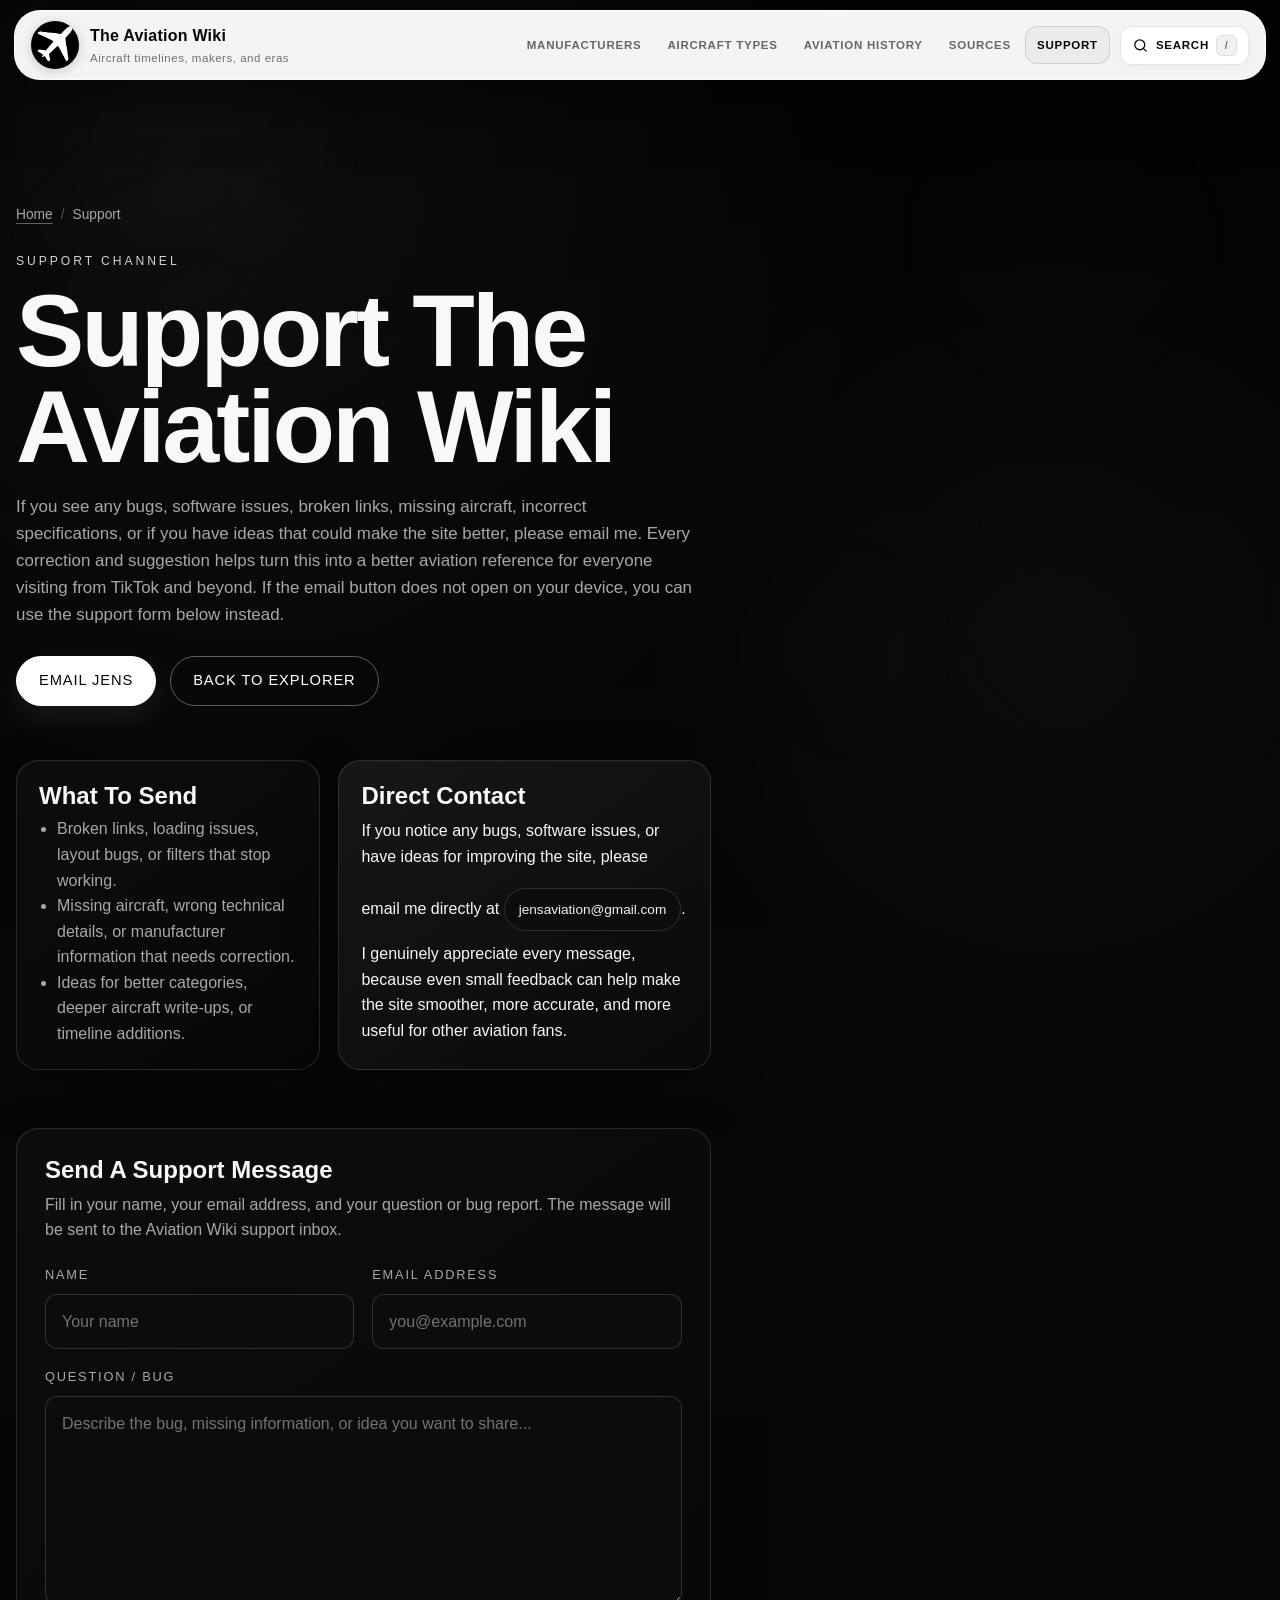
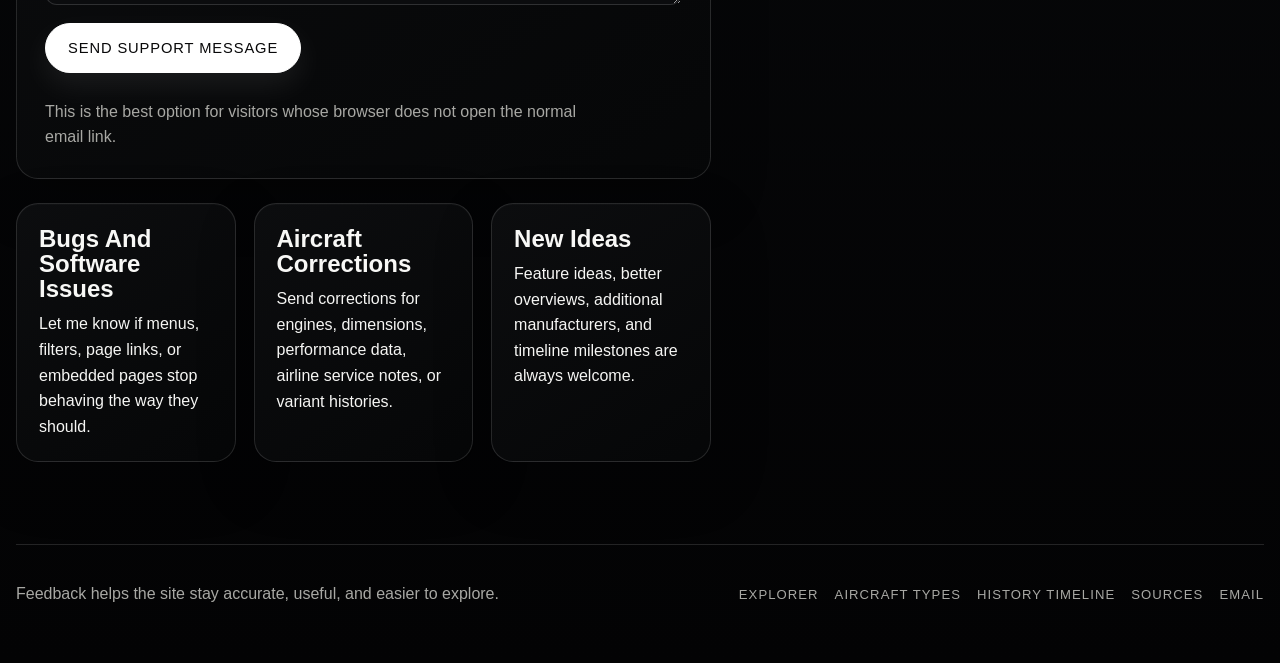
<file: support.html>
<!DOCTYPE html>
<html lang="en">
<head>
  <meta charset="UTF-8">
  <meta name="viewport" content="width=device-width, initial-scale=1.0">
  <title>Report an Error or Suggest an Aircraft | The Aviation Wiki</title>
  <meta
    name="description"
    content="Report incorrect aircraft specifications, broken links, missing aircraft, or suggest improvements to The Aviation Wiki."
  >
  <meta name="robots" content="index, follow">
  <meta name="theme-color" content="#050506">
  <link rel="canonical" href="https://jensaviation.github.io/aviationwiki/support.html">
  <link rel="icon" href="favicon.png" type="image/png">
  <link rel="apple-touch-icon" href="favicon.png">
  <link rel="manifest" href="site.webmanifest">
  <meta property="og:title" content="Report an Error or Suggest an Aircraft | The Aviation Wiki">
  <meta property="og:description" content="Help improve the aircraft data, links, and coverage in The Aviation Wiki.">
  <meta property="og:type" content="website">
  <meta property="og:url" content="https://jensaviation.github.io/aviationwiki/support.html">
  <meta property="og:image" content="https://jensaviation.github.io/aviationwiki/assets/images/aviation-wiki-social.png">
  <meta property="og:image:alt" content="The Aviation Wiki — aircraft facts, dimensions and history">
  <meta name="twitter:card" content="summary_large_image">
  <script type="application/ld+json">{"@context":"https://schema.org","@type":"ContactPage","name":"The Aviation Wiki corrections and support","url":"https://jensaviation.github.io/aviationwiki/support.html","description":"Report aircraft data corrections, broken links, and missing aircraft."}</script>
  <link rel="stylesheet" href="assets/css/styles.css?v=15">
  <script defer src="assets/js/site.js?v=12"></script>
</head>
<body class="page page-support">
  <div class="sky-layer sky-layer-one"></div>
  <div class="sky-layer sky-layer-two"></div>

  <header class="topbar">
    <a class="brand" href="index.html">
      <span class="brand-mark">AW</span>
      <span class="brand-copy">
        <strong>The Aviation Wiki</strong>
        <small>Aircraft timelines, makers, and eras</small>
      </span>
    </a>

    <nav class="topnav">
      <a href="index.html">Manufacturers</a>
      <a href="types.html">Aircraft Types</a>
      <a href="history.html">Aviation History</a>
      <a href="sources.html">Sources</a>
      <a href="support.html">Support</a>
    </nav>
  </header>

  <main>
    <section class="hero hero-history">
      <div class="support-shell">
        <div class="hero-copy">
          <nav class="breadcrumbs" aria-label="Breadcrumb"><ol><li><a href="index.html">Home</a></li><li><span aria-current="page">Support</span></li></ol></nav>
          <p class="eyebrow">Support Channel</p>
          <h1>Support The Aviation Wiki</h1>
          <p class="hero-text">
            If you see any bugs, software issues, broken links, missing aircraft, incorrect specifications,
            or if you have ideas that could make the site better, please email me. Every correction and
            suggestion helps turn this into a better aviation reference for everyone visiting from TikTok and beyond.
            If the email button does not open on your device, you can use the support form below instead.
          </p>
          <div class="hero-actions">
            <a class="button button-primary" href="#support-form">Email Jens</a>
            <a class="button button-secondary" href="index.html">Back To Explorer</a>
          </div>
        </div>

        <div class="support-hero-grid">
          <article class="detail-panel support-card">
            <h3>What To Send</h3>
            <ul class="detail-list">
              <li>Broken links, loading issues, layout bugs, or filters that stop working.</li>
              <li>Missing aircraft, wrong technical details, or manufacturer information that needs correction.</li>
              <li>Ideas for better categories, deeper aircraft write-ups, or timeline additions.</li>
            </ul>
          </article>

          <article class="detail-panel support-card support-highlight">
            <h3>Direct Contact</h3>
            <p>
              If you notice any bugs, software issues, or have ideas for improving the site,
              please email me directly at <a class="detail-link support-mail" href="mailto:jensaviation@gmail.com?subject=The%20Aviation%20Wiki%20Support">jensaviation@gmail.com</a>.
            </p>
            <p>
              I genuinely appreciate every message, because even small feedback can help make the
              site smoother, more accurate, and more useful for other aviation fans.
            </p>
          </article>
        </div>

        <section class="detail-panel support-form-panel" id="support-form">
          <div class="support-form-header">
            <div>
              <h3>Send A Support Message</h3>
              <p>
                Fill in your name, your email address, and your question or bug report.
                The message will be sent to the Aviation Wiki support inbox.
              </p>
            </div>
          </div>

          <form class="support-form" action="https://formsubmit.co/jensaviation@gmail.com" method="POST">
            <input type="hidden" name="_subject" value="The Aviation Wiki Support Form">
            <input type="hidden" name="_template" value="table">
            <input
              type="hidden"
              name="_autoresponse"
              value="Thanks for contacting The Aviation Wiki. Your message has been received and will be reviewed soon."
            >

            <label class="support-field">
              <span>Name</span>
              <input type="text" name="name" autocomplete="name" placeholder="Your name" required>
            </label>

            <label class="support-field">
              <span>Email Address</span>
              <input type="email" name="email" autocomplete="email" placeholder="you@example.com" required>
            </label>

            <label class="support-field support-field-full">
              <span>Question / Bug</span>
              <textarea
                name="question_or_bug"
                rows="7"
                placeholder="Describe the bug, missing information, or idea you want to share..."
                required
              ></textarea>
            </label>

            <div class="support-form-actions">
              <button class="button button-primary" type="submit">Send Support Message</button>
              <p class="support-form-note">
                This is the best option for visitors whose browser does not open the normal email link.
              </p>
            </div>
          </form>
        </section>

        <div class="support-grid">
          <article class="detail-panel support-card">
            <h3>Bugs And Software Issues</h3>
            <p>Let me know if menus, filters, page links, or embedded pages stop behaving the way they should.</p>
          </article>

          <article class="detail-panel support-card">
            <h3>Aircraft Corrections</h3>
            <p>Send corrections for engines, dimensions, performance data, airline service notes, or variant histories.</p>
          </article>

          <article class="detail-panel support-card">
            <h3>New Ideas</h3>
            <p>Feature ideas, better overviews, additional manufacturers, and timeline milestones are always welcome.</p>
          </article>
        </div>
      </div>
    </section>
  </main>

  <footer class="site-footer">
    <p>Feedback helps the site stay accurate, useful, and easier to explore.</p>
    <div class="footer-links">
      <a href="index.html">Explorer</a>
      <a href="types.html">Aircraft Types</a>
      <a href="history.html">History Timeline</a>
      <a href="sources.html">Sources</a>
      <a href="mailto:jensaviation@gmail.com?subject=The%20Aviation%20Wiki%20Support">Email</a>
    </div>
  </footer>
</body>
</html>
</file>
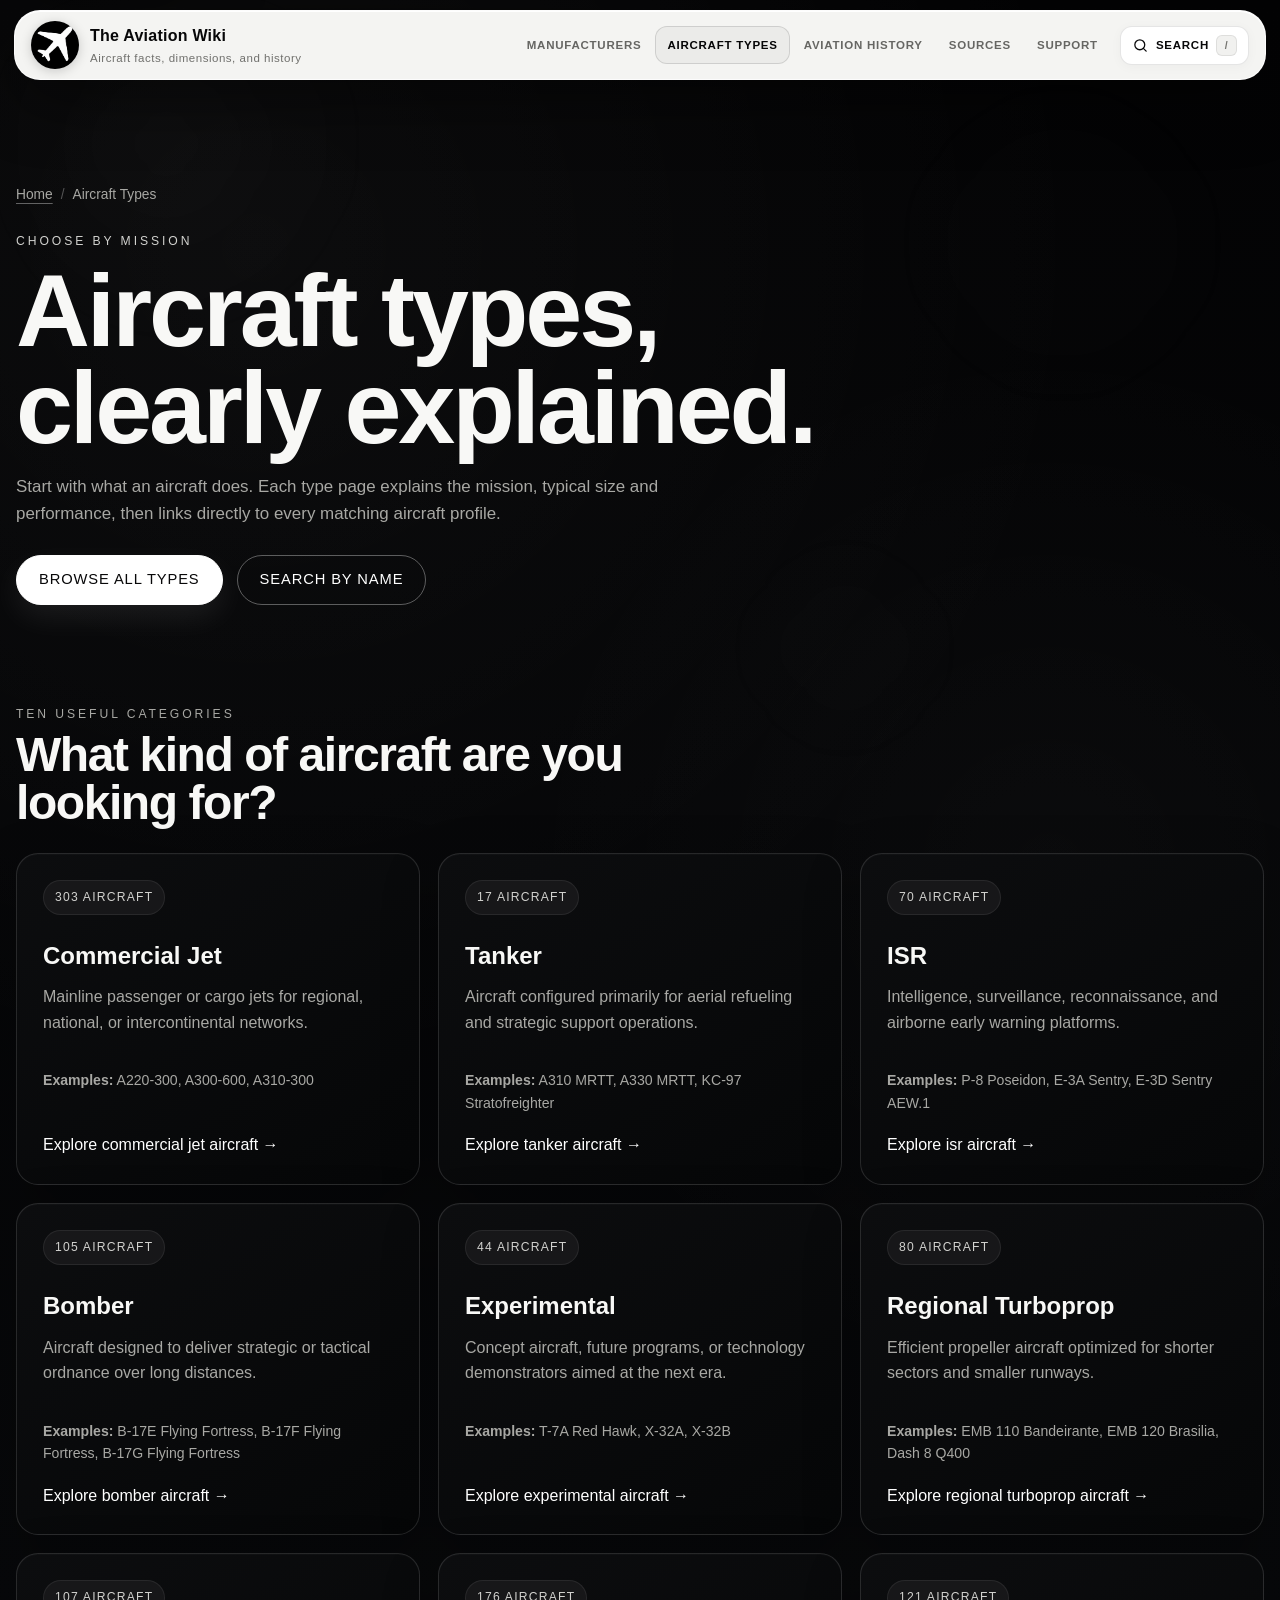
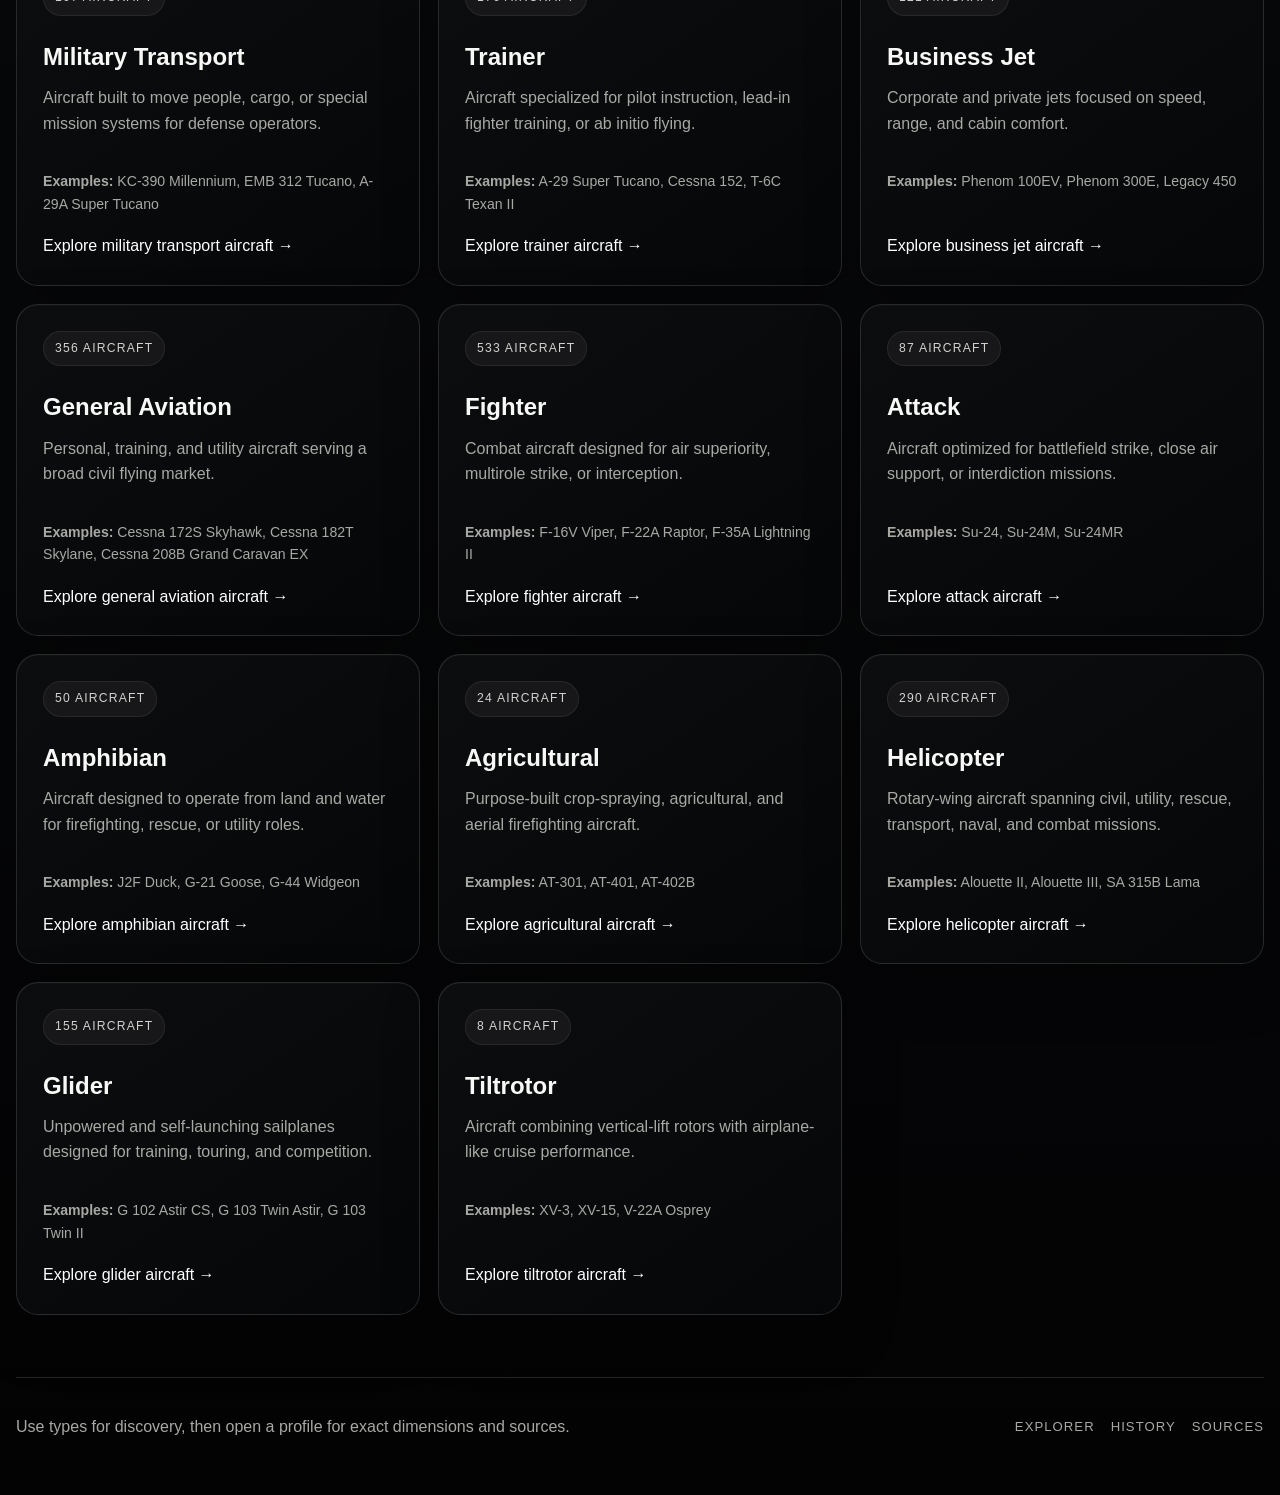
<file: types.html>
<!DOCTYPE html>
<html lang="en">
<head>
  <meta charset="UTF-8">
  <meta name="viewport" content="width=device-width, initial-scale=1.0">
  <title>Aircraft Types Explained: Airliners, Fighters &amp; More | The Aviation Wiki</title>
  <meta name="description" content="Compare commercial jets, turboprops, business jets, fighters, trainers, transports, amphibians, ISR aircraft, and experimental designs.">
  <meta name="robots" content="index, follow, max-image-preview:large">
  <meta name="theme-color" content="#050506">
  <link rel="canonical" href="https://jensaviation.github.io/aviationwiki/types.html">
  <link rel="icon" href="favicon.png" type="image/png">
  <link rel="apple-touch-icon" href="favicon.png">
  <link rel="manifest" href="site.webmanifest">
  <meta property="og:title" content="Aircraft Types Explained | The Aviation Wiki">
  <meta property="og:description" content="Know the difference between airliners, fighters, turboprops, trainers, transports, and more.">
  <meta property="og:type" content="website">
  <meta property="og:url" content="https://jensaviation.github.io/aviationwiki/types.html">
  <meta property="og:image" content="https://jensaviation.github.io/aviationwiki/assets/images/aviation-wiki-social.png">
  <meta name="twitter:card" content="summary_large_image">
  <link rel="stylesheet" href="assets/css/styles.css?v=15">
  <script defer src="assets/js/site.js?v=12"></script>
  <script defer src="assets/js/world-catalog.js?v=14"></script>
  <script defer src="assets/js/spec-enrichment.js?v=12"></script>
  <script defer src="assets/js/aircraft-database-specs.js?v=12"></script>
  <script defer src="assets/js/open-dataset-specs.js?v=12"></script>
  <script defer src="assets/js/wikipedia-specs.js?v=12"></script>
  <script defer src="assets/js/verified-specs.js?v=14"></script>
  <script defer src="assets/js/data.js?v=14"></script>
  <script defer src="assets/js/types.js?v=12"></script>
</head>
<body class="page page-types">
  <header class="topbar">
    <a class="brand" href="index.html"><span class="brand-mark">AW</span><span class="brand-copy"><strong>The Aviation Wiki</strong><small>Aircraft facts, dimensions, and history</small></span></a>
    <nav class="topnav">
      <a href="index.html">Manufacturers</a><a href="types.html">Aircraft Types</a><a href="history.html">Aviation History</a><a href="sources.html">Sources</a><a href="support.html">Support</a>
    </nav>
  </header>
  <main id="main-content">
    <section class="page-intro">
      <nav class="breadcrumbs" aria-label="Breadcrumb"><ol><li><a href="index.html">Home</a></li><li><span aria-current="page">Aircraft Types</span></li></ol></nav>
      <p class="eyebrow">Choose by mission</p>
      <h1>Aircraft types, clearly explained.</h1>
      <p class="hero-text">Start with what an aircraft does. Each type page explains the mission, typical size and performance, then links directly to every matching aircraft profile.</p>
      <div class="hero-actions"><a class="button button-primary" href="#type-grid">Browse all types</a><a class="button button-secondary" href="index.html#explorer">Search by name</a></div>
    </section>
    <section class="detail-section" id="type-grid">
      <div class="section-heading"><p class="eyebrow">Ten useful categories</p><h2>What kind of aircraft are you looking for?</h2></div>
      <div class="type-grid" id="aircraft-type-grid"></div>
    </section>
  </main>
  <footer class="site-footer"><p>Use types for discovery, then open a profile for exact dimensions and sources.</p><div class="footer-links"><a href="index.html">Explorer</a><a href="history.html">History</a><a href="sources.html">Sources</a></div></footer>
</body>
</html>
</file>
<file: assets/css/styles.css>
:root {
  --bg: #eef5f8;
  --bg-deep: #e4edf2;
  --bg-soft: #ffffff;
  --surface: rgba(255, 255, 255, 0.88);
  --surface-strong: rgba(255, 255, 255, 0.97);
  --surface-alt: rgba(248, 249, 248, 0.96);
  --line: rgba(10, 36, 56, 0.1);
  --line-strong: rgba(10, 36, 56, 0.2);
  --text: #0b1c2a;
  --muted: #5b6f7d;
  --accent: #5fd8ff;
  --accent-strong: #087aa5;
  --accent-cool: #e7f8ff;
  --accent-mint: #f6f9fa;
  --danger: #d1837b;
  --shadow: 0 18px 50px rgba(14, 41, 59, 0.08);
  --radius-xl: 28px;
  --radius-lg: 22px;
  --radius-md: 16px;
  --radius-sm: 12px;
  --display-font: "Aptos Display", "Segoe UI Variable Display", "Bahnschrift", sans-serif;
  --body-font: "Aptos", "Segoe UI Variable Text", "Segoe UI", sans-serif;
  --max-width: 1240px;
  --timeline-foundational: #8ee7ff;
  --timeline-jet: #ffbf70;
  --timeline-digital: #7df0c1;
  --timeline-future: #f8d4ff;
}

*,
*::before,
*::after {
  box-sizing: border-box;
}

html {
  scroll-behavior: smooth;
}

body {
  margin: 0;
  min-height: 100vh;
  background:
    radial-gradient(circle at top left, rgba(221, 230, 235, 0.56), transparent 30%),
    radial-gradient(circle at top right, rgba(255, 255, 255, 0.82), transparent 24%),
    linear-gradient(180deg, #fcfcfb 0%, var(--bg) 48%, var(--bg-deep) 100%);
  color: var(--text);
  font-family: var(--body-font);
  line-height: 1.6;
  overflow-x: hidden;
}

body::before,
body::after {
  content: "";
  position: fixed;
  inset: 0;
  pointer-events: none;
  z-index: -2;
}

body::before {
  background:
    linear-gradient(transparent 0%, rgba(18, 24, 29, 0.02) 48%, transparent 100%),
    repeating-linear-gradient(
      90deg,
      transparent 0,
      transparent 124px,
      rgba(18, 24, 29, 0.02) 124px,
      rgba(18, 24, 29, 0.02) 125px
    );
  opacity: 0.18;
  animation: gridDrift 26s linear infinite;
}

body::after {
  background:
    radial-gradient(circle at 14% 18%, rgba(220, 229, 234, 0.34), transparent 18%),
    radial-gradient(circle at 80% 30%, rgba(255, 255, 255, 0.48), transparent 16%),
    radial-gradient(circle at 66% 70%, rgba(239, 243, 245, 0.4), transparent 14%);
  filter: blur(44px);
  opacity: 0.9;
}

a {
  color: inherit;
  text-decoration: none;
}

img {
  max-width: 100%;
}

main,
.site-footer,
.topbar {
  position: relative;
  z-index: 2;
}

.sky-layer {
  position: fixed;
  inset: auto -10% 0 auto;
  width: 62vw;
  height: 34vw;
  pointer-events: none;
  filter: blur(24px);
  z-index: -1;
  transform: translate3d(0, 0, 0);
}

.sky-layer-one {
  top: 10%;
  left: -15%;
  background:
    radial-gradient(circle at center, rgba(221, 230, 235, 0.2), transparent 58%),
    radial-gradient(circle at 60% 40%, rgba(255, 255, 255, 0.28), transparent 44%);
  animation: driftCloud 24s ease-in-out infinite alternate;
}

.sky-layer-two {
  top: 42%;
  right: -18%;
  background:
    radial-gradient(circle at center, rgba(214, 223, 228, 0.16), transparent 56%),
    radial-gradient(circle at 30% 40%, rgba(255, 255, 255, 0.2), transparent 48%);
  animation: driftCloud 30s ease-in-out infinite alternate-reverse;
}

.topbar {
  position: relative;
  top: 0;
  width: min(calc(100% - 32px), var(--max-width));
  margin: 20px auto 8px;
  padding: 16px 22px;
  display: flex;
  align-items: center;
  justify-content: space-between;
  gap: 18px;
  border: 1px solid var(--line);
  border-radius: 30px;
  background: rgba(255, 255, 255, 0.82);
  backdrop-filter: blur(24px);
  box-shadow: 0 18px 46px rgba(18, 24, 29, 0.08);
}

.brand {
  display: inline-flex;
  align-items: center;
  gap: 14px;
}

.brand-mark {
  width: 44px;
  height: 44px;
  display: grid;
  place-items: center;
  border-radius: 50%;
  background:
    linear-gradient(145deg, rgba(255, 255, 255, 0.98), rgba(239, 243, 245, 0.98));
  color: var(--text);
  font-family: var(--display-font);
  font-size: 0.98rem;
  letter-spacing: 0.12em;
  box-shadow: inset 0 0 0 1px rgba(17, 22, 27, 0.08);
}

.brand-copy {
  display: grid;
  gap: 2px;
}

.brand-copy strong,
.topnav a,
.button,
h1,
h2,
h3,
h4,
.history-hero-year,
.stat-value,
.large-year {
  font-family: var(--display-font);
}

.brand-copy strong {
  font-size: 1rem;
  letter-spacing: 0.03em;
}

.brand-copy small {
  color: var(--muted);
  font-size: 0.8rem;
}

.topnav {
  display: flex;
  align-items: center;
  gap: 18px;
  flex-wrap: wrap;
}

.topnav a {
  color: var(--muted);
  font-size: 0.92rem;
  padding: 10px 14px;
  border: 1px solid transparent;
  border-radius: 999px;
  letter-spacing: 0.05em;
  text-transform: uppercase;
  transition: color 0.25s ease, transform 0.25s ease, border-color 0.25s ease, background 0.25s ease;
}

.topnav a:hover,
.topnav a:focus-visible {
  color: var(--text);
  background: rgba(17, 22, 27, 0.04);
  border-color: rgba(17, 22, 27, 0.08);
  transform: translateY(-2px);
}

main {
  width: min(calc(100% - 32px), var(--max-width));
  margin: 0 auto;
}

section {
  margin-top: 34px;
}

.hero {
  min-height: auto;
  display: grid;
  grid-template-columns: minmax(0, 1.15fr) minmax(340px, 0.85fr);
  gap: 40px;
  align-items: center;
  padding: 40px 0 38px;
}

.hero-home {
  min-height: calc(100vh - 150px);
}

.hero-history {
  min-height: auto;
}

.hero-copy,
.hero-visual,
.history-hero-panel {
  position: relative;
}

.eyebrow {
  margin: 0 0 12px;
  color: #7a8791;
  letter-spacing: 0.24em;
  text-transform: uppercase;
  font-size: 0.76rem;
}

h1 {
  margin: 0;
  font-size: clamp(3.2rem, 8vw, 6.4rem);
  line-height: 0.94;
  letter-spacing: -0.03em;
}

h2 {
  margin: 6px 0 0;
  font-size: clamp(2rem, 4vw, 3rem);
  line-height: 1;
  letter-spacing: -0.03em;
}

h3 {
  margin: 0;
  font-size: 1.5rem;
  line-height: 1.05;
}

h4 {
  margin: 0;
  font-size: 1rem;
}

.hero-text,
.section-heading p,
.detail-copy p,
.card-copy,
.timeline-copy,
.future-card p {
  color: var(--muted);
}

.hero-text {
  max-width: 680px;
  font-size: 1.06rem;
}

.hero-actions {
  display: flex;
  align-items: center;
  gap: 14px;
  flex-wrap: wrap;
  margin: 28px 0 30px;
}

.button {
  display: inline-flex;
  align-items: center;
  justify-content: center;
  min-height: 50px;
  padding: 12px 22px;
  border-radius: 999px;
  border: 1px solid transparent;
  font-size: 0.92rem;
  letter-spacing: 0.06em;
  text-transform: uppercase;
  transition: transform 0.25s ease, box-shadow 0.25s ease, border-color 0.25s ease;
}

.button:hover,
.button:focus-visible {
  transform: translateY(-3px);
}

.button-primary {
  background: #12181d;
  color: #fff;
  border-color: #12181d;
  box-shadow: 0 14px 28px rgba(18, 24, 29, 0.14);
}

.button-secondary {
  border-color: var(--line-strong);
  background: rgba(255, 255, 255, 0.94);
}

.stats-grid,
.overview-grid,
.pulse-grid,
.future-grid,
.related-grid,
.detail-grid,
.aircraft-grid {
  display: grid;
  gap: 18px;
}

.stats-grid {
  grid-template-columns: repeat(4, minmax(0, 1fr));
}

.stat-card,
.overview-card,
.pulse-card,
.manufacturer-card,
.detail-panel,
.history-card,
.future-card,
.aircraft-card,
.related-card,
.message-card {
  border: 1px solid var(--line);
  border-radius: var(--radius-lg);
  background: var(--surface);
  backdrop-filter: blur(16px);
  box-shadow: var(--shadow);
}

.stat-card {
  padding: 18px;
  overflow: hidden;
  position: relative;
}

.stat-card::before {
  content: "";
  position: absolute;
  inset: auto -12% -30% auto;
  width: 120px;
  height: 120px;
  background: radial-gradient(circle, rgba(225, 233, 238, 0.72), transparent 68%);
  border-radius: 50%;
}

.stat-label {
  display: block;
  color: var(--muted);
  font-size: 0.78rem;
  text-transform: uppercase;
  letter-spacing: 0.16em;
}

.stat-value {
  display: block;
  margin-top: 8px;
  font-size: 2.3rem;
  line-height: 1;
}

.stat-note {
  margin-top: 8px;
  color: var(--muted);
  font-size: 0.94rem;
}

.hero-visual {
  min-height: 100%;
  display: flex;
  align-items: center;
}

.hero-board {
  width: 100%;
  display: grid;
  grid-template-columns: repeat(2, minmax(0, 1fr));
  grid-auto-rows: minmax(158px, auto);
  gap: 18px;
}

.showcase-card {
  position: relative;
  display: flex;
  flex-direction: column;
  justify-content: space-between;
  min-height: 158px;
  padding: 24px;
  border: 1px solid var(--line);
  border-radius: calc(var(--radius-lg) + 2px);
  background: rgba(255, 255, 255, 0.96);
  box-shadow: 0 18px 38px rgba(18, 24, 29, 0.06);
  color: inherit;
  overflow: hidden;
  transition: transform 0.24s ease, border-color 0.24s ease, box-shadow 0.24s ease;
}

.showcase-card::after {
  content: "";
  position: absolute;
  inset: 0;
  border-radius: inherit;
  background:
    linear-gradient(180deg, rgba(255, 255, 255, 0.22), transparent 38%),
    radial-gradient(circle at top right, rgba(233, 238, 241, 0.7), transparent 32%);
  pointer-events: none;
}

.showcase-card:hover,
.showcase-card:focus-visible {
  transform: translateY(-4px);
  border-color: rgba(17, 22, 27, 0.12);
  box-shadow: 0 24px 44px rgba(18, 24, 29, 0.08);
}

.showcase-card h3 {
  position: relative;
  z-index: 1;
  margin-top: auto;
  font-size: clamp(1.15rem, 2vw, 1.65rem);
  letter-spacing: -0.03em;
}

.showcase-card p {
  position: relative;
  z-index: 1;
  margin: 10px 0 0;
  color: var(--muted);
}

.showcase-kicker {
  position: relative;
  z-index: 1;
  display: inline-flex;
  align-items: center;
  width: fit-content;
  padding: 8px 12px;
  border-radius: 999px;
  background: var(--surface-alt);
  color: var(--muted);
  font-size: 0.76rem;
  letter-spacing: 0.14em;
  text-transform: uppercase;
}

.showcase-card-wide {
  grid-column: span 2;
}

.showcase-card-tall {
  grid-row: span 2;
}

.showcase-card-compact {
  min-height: 120px;
}

.panel-label,
.badge,
.status-chip,
.meta-chip,
.timeline-chip,
.tag,
.program-state {
  display: inline-flex;
  align-items: center;
  gap: 8px;
  padding: 7px 12px;
  border-radius: 999px;
  font-size: 0.78rem;
  line-height: 1;
  letter-spacing: 0.08em;
  text-transform: uppercase;
}

.panel-label {
  margin-bottom: 10px;
  color: var(--text);
  background: linear-gradient(135deg, rgba(255, 255, 255, 0.98), rgba(239, 243, 245, 0.94));
}

.section-heading {
  max-width: 760px;
}

.section-heading p {
  margin: 14px 0 0;
}

.overview-band,
.pulse-section,
.control-deck,
.manufacturer-section,
.future-section,
.detail-section,
.history-track-section {
  padding-bottom: 18px;
}

.overview-grid {
  margin-top: 24px;
  grid-template-columns: repeat(4, minmax(0, 1fr));
}

.overview-card,
.pulse-card,
.future-card,
.detail-panel,
.related-card {
  padding: 22px;
}

.overview-card {
  position: relative;
  overflow: hidden;
}

.overview-card::after {
  content: "";
  position: absolute;
  inset: auto -10% -18% auto;
  width: 120px;
  height: 120px;
  border-radius: 50%;
  background: radial-gradient(circle, rgba(225, 233, 238, 0.6), transparent 68%);
}

.overview-card .count {
  font-size: 2rem;
  line-height: 1;
  margin: 12px 0 8px;
  display: block;
}

.overview-card p,
.pulse-card p,
.manufacturer-card p,
.detail-panel p,
.aircraft-card p,
.related-card p,
.history-card p,
.future-card p {
  margin: 10px 0 0;
}

.control-deck {
  position: static;
  top: auto;
  z-index: 10;
  padding: 24px;
  border: 1px solid var(--line);
  border-radius: var(--radius-xl);
  background: rgba(255, 255, 255, 0.95);
  backdrop-filter: blur(22px);
  box-shadow: var(--shadow);
}

.control-grid {
  display: grid;
  grid-template-columns: repeat(4, minmax(0, 1fr));
  gap: 16px;
  margin-top: 22px;
}

.control-field {
  display: grid;
  gap: 8px;
}

.control-field span,
.timeline-filter-title {
  font-size: 0.8rem;
  color: var(--muted);
  letter-spacing: 0.14em;
  text-transform: uppercase;
}

.control-field input,
.control-field select {
  width: 100%;
  min-height: 48px;
  padding: 12px 14px;
  border: 1px solid rgba(17, 22, 27, 0.1);
  border-radius: var(--radius-sm);
  background: rgba(249, 250, 250, 0.96);
  color: var(--text);
  font: inherit;
}

.control-field input:focus,
.control-field select:focus {
  outline: 2px solid rgba(95, 216, 255, 0.18);
  border-color: rgba(95, 216, 255, 0.48);
}

.search-experience[hidden] {
  display: none;
}

.search-experience {
  position: relative;
  isolation: isolate;
  margin-top: 18px;
  padding: 18px;
  display: grid;
  grid-template-columns: 240px minmax(0, 1fr);
  gap: 22px;
  overflow: hidden;
  border: 1px solid rgba(95, 216, 255, 0.24);
  border-radius: var(--radius-lg);
  background:
    radial-gradient(circle at 14% 30%, rgba(35, 170, 213, 0.2), transparent 25%),
    linear-gradient(135deg, #061a29 0%, #09283b 58%, #0b3145 100%);
  color: #fff;
  box-shadow: 0 24px 54px rgba(7, 31, 46, 0.2);
  animation: searchPanelIn 380ms cubic-bezier(0.22, 1, 0.36, 1) both;
}

.search-experience::before {
  content: "";
  position: absolute;
  inset: 0;
  z-index: -1;
  opacity: 0.18;
  background-image:
    linear-gradient(rgba(121, 220, 255, 0.15) 1px, transparent 1px),
    linear-gradient(90deg, rgba(121, 220, 255, 0.15) 1px, transparent 1px);
  background-size: 34px 34px;
  mask-image: linear-gradient(90deg, #000, transparent 68%);
}

.search-radar {
  width: min(100%, 220px);
  aspect-ratio: 1;
  align-self: center;
  justify-self: center;
  position: relative;
  overflow: hidden;
  border: 1px solid rgba(122, 225, 255, 0.38);
  border-radius: 50%;
  background:
    linear-gradient(rgba(122, 225, 255, 0.13) 1px, transparent 1px),
    linear-gradient(90deg, rgba(122, 225, 255, 0.13) 1px, transparent 1px),
    radial-gradient(circle, rgba(21, 114, 145, 0.34), rgba(2, 22, 34, 0.92) 68%);
  background-size: 22px 22px, 22px 22px, auto;
  box-shadow: inset 0 0 35px rgba(66, 211, 255, 0.12), 0 0 36px rgba(48, 194, 238, 0.13);
}

.search-radar::before,
.search-radar::after {
  content: "";
  position: absolute;
  background: rgba(123, 225, 255, 0.24);
}

.search-radar::before {
  width: 1px;
  inset: 0 auto 0 50%;
}

.search-radar::after {
  height: 1px;
  inset: 50% 0 auto;
}

.radar-ring {
  position: absolute;
  inset: 50% auto auto 50%;
  border: 1px solid rgba(122, 225, 255, 0.25);
  border-radius: 50%;
  transform: translate(-50%, -50%);
}

.radar-ring-one { width: 34%; height: 34%; }
.radar-ring-two { width: 64%; height: 64%; }
.radar-ring-three { width: 92%; height: 92%; }

.radar-sweep {
  position: absolute;
  inset: 0;
  border-radius: inherit;
  background: conic-gradient(from 0deg, transparent 0 72%, rgba(95, 216, 255, 0.04) 79%, rgba(95, 216, 255, 0.38) 99%, transparent 100%);
  animation: rotateSweep 2.8s linear infinite;
}

.radar-flight-path {
  position: absolute;
  width: 60%;
  height: 34%;
  left: 19%;
  top: 35%;
  border-top: 2px dashed rgba(157, 235, 255, 0.46);
  border-radius: 50%;
  transform: rotate(-16deg);
}

.radar-aircraft {
  position: absolute;
  left: 19%;
  top: 46%;
  z-index: 2;
  color: #fff;
  font-size: 1.25rem;
  line-height: 1;
  filter: drop-shadow(0 0 8px rgba(95, 216, 255, 0.9));
  animation: aircraftPath 3.2s ease-in-out infinite;
}

.radar-blip {
  position: absolute;
  width: 7px;
  height: 7px;
  border-radius: 50%;
  background: #69e9bd;
  box-shadow: 0 0 0 0 rgba(105, 233, 189, 0.55);
  animation: radarBlip 2s ease-out infinite;
}

.radar-blip-one { left: 31%; top: 27%; animation-delay: 0.2s; }
.radar-blip-two { right: 23%; top: 43%; animation-delay: 0.9s; }
.radar-blip-three { left: 42%; bottom: 22%; animation-delay: 1.45s; }

.search-results-panel {
  min-width: 0;
  display: grid;
  align-content: start;
  gap: 16px;
}

.search-results-heading {
  display: flex;
  align-items: flex-start;
  justify-content: space-between;
  gap: 18px;
}

.search-results-heading .eyebrow {
  color: #6fe0ff;
}

.search-results-heading h3 {
  margin: 2px 0 4px;
  color: #fff;
  font-size: clamp(1.45rem, 3vw, 2.15rem);
}

.search-results-heading h3 span {
  color: #73e4ff;
}

.search-results-heading p:last-child {
  margin: 0;
  color: rgba(225, 242, 250, 0.66);
}

.search-close-button {
  flex: 0 0 auto;
  padding: 9px 13px;
  border: 1px solid rgba(126, 222, 255, 0.28);
  border-radius: 999px;
  background: rgba(255, 255, 255, 0.07);
  color: #dff7ff;
  cursor: pointer;
  font: inherit;
  font-size: 0.78rem;
  font-weight: 800;
  transition: background 180ms ease, border-color 180ms ease, transform 180ms ease;
}

.search-close-button:hover,
.search-close-button:focus-visible {
  border-color: #73e4ff;
  background: rgba(95, 216, 255, 0.14);
  transform: translateY(-1px);
}

.search-results-grid {
  display: grid;
  grid-template-columns: repeat(auto-fit, minmax(215px, 1fr));
  gap: 10px;
}

.search-result-card {
  min-width: 0;
  padding: 14px;
  position: relative;
  display: flex;
  flex-direction: column;
  gap: 5px;
  overflow: hidden;
  border: 1px solid rgba(134, 222, 250, 0.18);
  border-radius: 14px;
  background: linear-gradient(145deg, rgba(255, 255, 255, 0.1), rgba(255, 255, 255, 0.045));
  color: #fff;
  text-decoration: none;
  opacity: 0;
  transform: translateY(12px);
  animation: searchResultIn 380ms cubic-bezier(0.22, 1, 0.36, 1) forwards;
  animation-delay: calc(var(--result-index) * 55ms + 80ms);
  transition: border-color 180ms ease, background 180ms ease, transform 180ms ease;
}

.search-result-card:hover,
.search-result-card:focus-visible {
  border-color: rgba(115, 228, 255, 0.72);
  background: linear-gradient(145deg, rgba(95, 216, 255, 0.18), rgba(255, 255, 255, 0.07));
  transform: translateY(-2px);
}

.search-result-number {
  position: absolute;
  top: 11px;
  right: 12px;
  color: rgba(144, 213, 235, 0.4);
  font-family: var(--display-font);
  font-size: 1.25rem;
  font-weight: 800;
}

.search-result-kind {
  width: fit-content;
  max-width: calc(100% - 38px);
  color: #72dfb9;
  font-size: 0.64rem;
  font-weight: 900;
  letter-spacing: 0.12em;
  text-transform: uppercase;
}

.search-result-card strong {
  padding-right: 30px;
  font-family: var(--display-font);
  font-size: 1.18rem;
  line-height: 1.2;
}

.search-result-maker {
  min-height: 38px;
  color: rgba(224, 241, 249, 0.62);
  font-size: 0.77rem;
  line-height: 1.4;
}

.search-result-dimensions {
  margin-top: 5px;
  display: grid;
  grid-template-columns: repeat(2, minmax(0, 1fr));
  gap: 6px;
}

.search-result-dimensions > span {
  min-width: 0;
  padding: 7px 8px;
  border-radius: 8px;
  background: rgba(2, 17, 27, 0.28);
  color: #eefaff;
  font-size: 0.7rem;
  font-weight: 750;
  overflow-wrap: anywhere;
}

.search-result-dimensions small {
  display: block;
  margin-bottom: 1px;
  color: #7ca4b5;
  font-size: 0.56rem;
  font-weight: 900;
  letter-spacing: 0.08em;
  text-transform: uppercase;
}

.search-result-action {
  margin-top: auto;
  padding-top: 8px;
  color: #73e4ff;
  font-size: 0.72rem;
  font-weight: 900;
}

.search-result-manufacturer .search-result-maker {
  min-height: auto;
}

.search-empty-state {
  grid-column: 1 / -1;
  min-height: 150px;
  padding: 24px;
  display: grid;
  place-content: center;
  text-align: center;
  border: 1px dashed rgba(115, 228, 255, 0.28);
  border-radius: 14px;
  background: rgba(2, 17, 27, 0.2);
}

.search-empty-code {
  color: #ffbd8a;
  font-size: 0.68rem;
  font-weight: 900;
  letter-spacing: 0.18em;
}

.search-empty-state strong {
  margin-top: 5px;
  font-size: 1.1rem;
}

.search-empty-state p {
  margin: 4px 0 0;
  color: rgba(224, 241, 249, 0.62);
  font-size: 0.82rem;
}

.timeline-filter-bar {
  display: flex;
  align-items: center;
  gap: 14px;
  flex-wrap: wrap;
  margin-top: 18px;
}

.timeline-filter-buttons,
.tag-row,
.aircraft-links,
.active-filters,
.fact-strip,
.meta-row,
.timeline-legend {
  display: flex;
  gap: 10px;
  flex-wrap: wrap;
}

.timeline-filter-button,
.tag,
.aircraft-pill,
.clear-filter,
.detail-link,
.mini-link {
  border-radius: 999px;
  border: 1px solid var(--line);
  background: rgba(255, 255, 255, 0.9);
  color: var(--text);
  transition: transform 0.22s ease, border-color 0.22s ease, background 0.22s ease;
}

.timeline-filter-button {
  min-height: 40px;
  padding: 10px 16px;
  cursor: pointer;
  font: inherit;
}

.timeline-filter-button:hover,
.timeline-filter-button:focus-visible,
.aircraft-pill:hover,
.detail-link:hover,
.mini-link:hover,
.clear-filter:hover {
  transform: translateY(-2px);
  border-color: rgba(95, 216, 255, 0.42);
}

.timeline-filter-button.is-active {
  background: linear-gradient(135deg, rgba(255, 255, 255, 0.98), rgba(239, 243, 245, 0.98));
  border-color: rgba(17, 22, 27, 0.14);
}

.active-filters {
  margin-top: 18px;
  min-height: 36px;
}

.tag,
.clear-filter {
  padding: 8px 12px;
  font-size: 0.8rem;
}

.clear-filter {
  cursor: pointer;
}

.pulse-grid {
  margin-top: 24px;
  grid-template-columns: repeat(5, minmax(0, 1fr));
}

.pulse-card {
  position: relative;
  overflow: hidden;
}

.pulse-card::before {
  content: "";
  position: absolute;
  inset: -20% -24% auto auto;
  width: 90px;
  height: 90px;
  border-radius: 50%;
  background: radial-gradient(circle, rgba(225, 233, 238, 0.7), transparent 68%);
}

.pulse-card strong {
  display: block;
  margin-top: 14px;
  font-size: 1.85rem;
  line-height: 1;
}

.results-line {
  display: flex;
  align-items: baseline;
  gap: 10px;
  margin: 24px 0 18px;
  color: var(--muted);
}

.results-line strong {
  font-size: 2rem;
  color: var(--text);
}

.manufacturer-grid {
  display: grid;
  grid-template-columns: repeat(2, minmax(0, 1fr));
  gap: 20px;
}

.manufacturer-card {
  padding: 24px;
  position: relative;
  overflow: hidden;
}

.manufacturer-card::before {
  content: "";
  position: absolute;
  inset: auto -10% -30% auto;
  width: 180px;
  height: 180px;
  border-radius: 50%;
  background: radial-gradient(circle, rgba(225, 233, 238, 0.72), transparent 68%);
}

.card-top,
.card-actions,
.aircraft-card-top,
.history-card-top,
.detail-header,
.detail-title-row,
.history-card-shell {
  display: flex;
  align-items: flex-start;
  justify-content: space-between;
  gap: 12px;
  flex-wrap: wrap;
}

.badge {
  color: var(--text);
  background: linear-gradient(135deg, rgba(255, 255, 255, 0.98), var(--accent-mint));
}

.status-chip {
  color: var(--accent-strong);
  border: 1px solid rgba(17, 22, 27, 0.08);
  background: rgba(17, 22, 27, 0.04);
}

.meta-row {
  margin-top: 14px;
}

.meta-chip {
  border: 1px solid rgba(17, 22, 27, 0.08);
  background: rgba(243, 245, 246, 0.96);
  color: var(--muted);
}

.tag-row {
  margin-top: 18px;
}

.tag {
  padding: 8px 13px;
  color: var(--muted);
}

.timeline-clusters,
.timeline-stack {
  display: grid;
  gap: 14px;
  margin-top: 22px;
}

.timeline-cluster {
  padding: 16px;
  border-radius: var(--radius-md);
  border: 1px solid rgba(17, 22, 27, 0.07);
  background: rgba(248, 249, 249, 0.98);
}

.timeline-heading {
  display: flex;
  align-items: center;
  justify-content: space-between;
  gap: 10px;
  margin-bottom: 12px;
}

.timeline-chip {
  border: 1px solid transparent;
}

.timeline-foundational {
  background: rgba(142, 231, 255, 0.14);
  border-color: rgba(142, 231, 255, 0.24);
  color: var(--timeline-foundational);
}

.timeline-jet-age {
  background: rgba(255, 191, 112, 0.14);
  border-color: rgba(255, 191, 112, 0.24);
  color: var(--timeline-jet);
}

.timeline-digital-age {
  background: rgba(125, 240, 193, 0.14);
  border-color: rgba(125, 240, 193, 0.24);
  color: var(--timeline-digital);
}

.timeline-next-horizon {
  background: rgba(248, 212, 255, 0.14);
  border-color: rgba(248, 212, 255, 0.24);
  color: var(--timeline-future);
}

.aircraft-links {
  margin-top: 10px;
}

.aircraft-pill,
.detail-link,
.mini-link {
  display: inline-flex;
  align-items: center;
  gap: 10px;
  padding: 10px 14px;
}

.aircraft-pill span,
.mini-link span {
  color: var(--muted);
  font-size: 0.82rem;
}

.card-actions {
  margin-top: 20px;
}

.detail-link,
.mini-link {
  font-size: 0.85rem;
}

.detail-hero,
.detail-section-shell,
.message-card {
  width: min(calc(100% - 32px), var(--max-width));
  margin: 0 auto;
}

.detail-hero {
  padding-top: 96px;
}

.detail-hero-panel {
  padding: 30px;
  border-radius: var(--radius-xl);
  border: 1px solid var(--line);
  background:
    radial-gradient(circle at top right, rgba(233, 238, 241, 0.8), transparent 34%),
    linear-gradient(180deg, rgba(255, 255, 255, 0.98), rgba(246, 247, 247, 0.98));
  box-shadow: var(--shadow);
}

.detail-layout {
  display: grid;
  grid-template-columns: minmax(270px, 0.34fr) minmax(0, 0.66fr);
  gap: 24px;
  margin-top: 24px;
}

.detail-sidebar {
  display: grid;
  gap: 18px;
  align-self: start;
  position: sticky;
  top: 116px;
}

.detail-grid {
  grid-template-columns: repeat(3, minmax(0, 1fr));
}

.detail-main {
  display: grid;
  gap: 24px;
}

.detail-panel h3,
.history-card h3,
.future-card h3,
.aircraft-card h3,
.related-card h3 {
  margin-bottom: 8px;
}

.detail-list,
.bullet-list {
  margin: 0;
  padding-left: 18px;
  color: var(--muted);
}

.aircraft-grid {
  grid-template-columns: repeat(2, minmax(0, 1fr));
}

.aircraft-card {
  padding: 22px;
}

.program-state {
  color: var(--text);
  background: rgba(17, 22, 27, 0.04);
  border: 1px solid rgba(17, 22, 27, 0.08);
}

.related-grid {
  grid-template-columns: repeat(3, minmax(0, 1fr));
}

.message-card {
  margin-top: 120px;
  padding: 32px;
  text-align: center;
}

.manufacturer-grid > .message-card {
  width: 100%;
  grid-column: 1 / -1;
  margin-top: 0;
}

.message-card .button {
  margin-top: 18px;
}

.history-hero-panel {
  align-self: end;
  padding: 26px;
  border: 1px solid var(--line);
  border-radius: var(--radius-xl);
  background: rgba(255, 255, 255, 0.96);
  box-shadow: var(--shadow);
}

.history-hero-year {
  font-size: clamp(4rem, 10vw, 7rem);
  line-height: 0.95;
  color: var(--accent-strong);
}

.history-hero-caption {
  margin: 14px 0 0;
  max-width: 340px;
  color: var(--muted);
}

.history-track-shell {
  position: relative;
  padding: 40px 0 20px;
}

.history-progress-line {
  position: absolute;
  top: 0;
  bottom: 0;
  left: 50%;
  width: 4px;
  transform: translateX(-50%);
  border-radius: 999px;
  background: rgba(17, 22, 27, 0.08);
  overflow: hidden;
}

.history-progress-fill {
  position: absolute;
  left: 0;
  top: 0;
  width: 100%;
  height: 0%;
  background: linear-gradient(180deg, rgba(232, 239, 242, 0.98), rgba(205, 216, 221, 0.98), rgba(110, 126, 136, 0.9));
  box-shadow: 0 0 18px rgba(17, 22, 27, 0.08);
  transition: height 0.15s linear;
}

.history-events {
  display: grid;
  gap: 38px;
}

.history-item {
  position: relative;
  display: grid;
  grid-template-columns: minmax(0, 1fr) 110px minmax(0, 1fr);
  align-items: center;
  gap: 22px;
}

.history-item:nth-child(even) .history-card-shell {
  grid-column: 3;
}

.history-item:nth-child(odd) .history-card-shell {
  grid-column: 1;
}

.history-item:nth-child(even) .history-node,
.history-item:nth-child(odd) .history-node {
  grid-column: 2;
}

.history-node {
  position: relative;
  display: grid;
  place-items: center;
}

.node-dot {
  width: 28px;
  height: 28px;
  border-radius: 50%;
  border: 6px solid rgba(232, 239, 242, 0.9);
  background: linear-gradient(135deg, rgba(250, 251, 251, 0.98), rgba(189, 201, 207, 0.98));
  box-shadow: 0 0 0 10px rgba(241, 244, 246, 0.8);
}

.large-year {
  position: absolute;
  top: 50%;
  transform: translateY(-50%);
  color: rgba(19, 38, 54, 0.08);
  font-size: 3.6rem;
  line-height: 1;
  white-space: nowrap;
}

.history-item:nth-child(odd) .large-year {
  left: 54px;
}

.history-item:nth-child(even) .large-year {
  right: 54px;
}

.history-card {
  padding: 24px;
  position: relative;
  overflow: hidden;
}

.history-card::before {
  content: "";
  position: absolute;
  inset: auto -20% -34% auto;
  width: 160px;
  height: 160px;
  background: radial-gradient(circle, rgba(232, 239, 242, 0.84), transparent 72%);
  border-radius: 50%;
}

.history-card-top .badge {
  background: linear-gradient(135deg, rgba(255, 255, 255, 0.98), rgba(244, 247, 248, 0.98));
}

.future-grid {
  margin-top: 24px;
  grid-template-columns: repeat(4, minmax(0, 1fr));
}

.future-card {
  position: relative;
  overflow: hidden;
}

.future-card::before {
  content: "";
  position: absolute;
  inset: 0;
  background:
    linear-gradient(140deg, rgba(232, 239, 242, 0.36), transparent 45%),
    linear-gradient(320deg, rgba(255, 255, 255, 0.56), transparent 40%);
}

.future-card strong {
  display: inline-block;
  margin-top: 12px;
  color: var(--text);
  letter-spacing: 0.08em;
  text-transform: uppercase;
  font-size: 0.8rem;
}

.card-link {
  display: block;
  color: inherit;
}

.card-link .card-link-hint {
  display: inline-flex;
  margin-top: 14px;
  color: var(--muted);
  font-size: 0.78rem;
  letter-spacing: 0.08em;
  text-transform: uppercase;
}

.card-link:hover .card-link-hint,
.card-link:focus-visible .card-link-hint {
  color: var(--text);
}

.history-hero-column {
  display: grid;
  gap: 18px;
  align-self: stretch;
}

.history-hero-stack {
  display: grid;
  grid-template-columns: repeat(2, minmax(0, 1fr));
  gap: 18px;
}

.history-hero-visual,
.aircraft-visual-panel {
  margin: 0;
  padding: 18px;
  border: 1px solid var(--line);
  border-radius: var(--radius-xl);
  background: rgba(255, 255, 255, 0.84);
  box-shadow: var(--shadow);
}

.history-hero-visual img,
.aircraft-visual-image,
.history-card-image {
  display: block;
  width: 100%;
  height: auto;
}

.history-card-media {
  margin-bottom: 16px;
  padding: 12px;
  border: 1px solid rgba(88, 122, 145, 0.1);
  border-radius: var(--radius-md);
  background: rgba(246, 250, 252, 0.96);
}

.aircraft-hero-grid {
  display: grid;
  grid-template-columns: minmax(320px, 0.95fr) minmax(0, 1.05fr);
  gap: 18px;
  margin-top: 24px;
}

.aircraft-visual-caption {
  margin-top: 12px;
  color: var(--muted);
  font-size: 0.88rem;
  letter-spacing: 0.05em;
  text-transform: uppercase;
}

.support-shell {
  display: grid;
  gap: 24px;
}

.support-hero-grid,
.support-grid {
  display: grid;
  gap: 18px;
}

.support-hero-grid {
  grid-template-columns: minmax(0, 0.9fr) minmax(280px, 1.1fr);
}

.support-grid {
  grid-template-columns: repeat(3, minmax(0, 1fr));
}

.support-card {
  height: 100%;
}

.support-highlight {
  background:
    linear-gradient(135deg, rgba(255, 255, 255, 0.98), rgba(239, 243, 245, 0.96));
}

.support-form-panel {
  padding: 28px;
}

.support-form-header p,
.support-form-note {
  color: var(--muted);
}

.support-form {
  display: grid;
  grid-template-columns: repeat(2, minmax(0, 1fr));
  gap: 18px;
  margin-top: 22px;
}

.support-field {
  display: grid;
  gap: 8px;
}

.support-field span {
  font-size: 0.8rem;
  color: var(--muted);
  letter-spacing: 0.14em;
  text-transform: uppercase;
}

.support-field input,
.support-field textarea {
  width: 100%;
  padding: 14px 16px;
  border: 1px solid rgba(17, 22, 27, 0.1);
  border-radius: var(--radius-sm);
  background: rgba(249, 250, 250, 0.96);
  color: var(--text);
  font: inherit;
  resize: vertical;
}

.support-field input:focus,
.support-field textarea:focus {
  outline: 2px solid rgba(95, 216, 255, 0.18);
  border-color: rgba(95, 216, 255, 0.48);
}

.support-field-full {
  grid-column: 1 / -1;
}

.support-form-actions {
  grid-column: 1 / -1;
  display: flex;
  align-items: center;
  justify-content: space-between;
  gap: 16px;
  flex-wrap: wrap;
}

.support-form-note {
  margin: 0;
  max-width: 560px;
}

.support-mail {
  margin-top: 18px;
}

.site-footer {
  width: min(calc(100% - 32px), var(--max-width));
  margin: 44px auto 30px;
  padding: 20px 0 10px;
  display: flex;
  align-items: center;
  justify-content: space-between;
  gap: 18px;
  color: var(--muted);
  border-top: 1px solid var(--line);
}

/* Modern reference-system layer */
.skip-link { position: fixed; left: 16px; top: -80px; z-index: 100; padding: 12px 18px; border-radius: 10px; background: #fff; color: #071827; box-shadow: var(--shadow); }
.skip-link:focus { top: 16px; }
:focus-visible { outline: 3px solid #5fd8ff; outline-offset: 3px; }

.topbar { position: sticky; top: 12px; z-index: 40; background: rgba(7, 24, 39, 0.94); border-color: rgba(255, 255, 255, 0.1); box-shadow: 0 18px 50px rgba(7, 24, 39, 0.2); }
.brand-copy strong { color: #fff; }
.brand-copy small, .topnav a { color: rgba(226, 241, 248, 0.72); }
.brand-mark { color: #071827; background: #5fd8ff; box-shadow: 0 0 0 6px rgba(95, 216, 255, 0.1); }
.topnav a:hover, .topnav a:focus-visible, .topnav a[aria-current="page"] { color: #fff; background: rgba(95, 216, 255, 0.12); border-color: rgba(95, 216, 255, 0.24); }
.button-primary { background: #071827; border-color: #071827; box-shadow: 0 14px 30px rgba(7, 24, 39, 0.22); }
.button-primary:hover, .button-primary:focus-visible { background: #0d3048; }
.hero-home h1 { max-width: 800px; font-size: clamp(3.2rem, 7vw, 6.1rem); }

.page-intro { padding: 70px 0 36px; max-width: 930px; }
.page-intro h1 { max-width: 900px; }
.breadcrumbs { margin: 0 0 26px; color: var(--muted); font-size: 0.86rem; }
.detail-hero > .breadcrumbs { margin-bottom: 18px; }
.breadcrumbs ol { display: flex; align-items: center; flex-wrap: wrap; gap: 8px; margin: 0; padding: 0; list-style: none; }
.breadcrumbs li:not(:last-child)::after { content: "/"; margin-left: 8px; color: rgba(11, 28, 42, 0.35); }
.breadcrumbs a { text-decoration: underline; text-decoration-color: rgba(8, 122, 165, 0.3); text-underline-offset: 4px; }

.quick-spec-grid { display: grid; grid-template-columns: repeat(3, minmax(0, 1fr)); gap: 1px; margin: 26px 0 20px; overflow: hidden; border: 1px solid rgba(95, 216, 255, 0.16); border-radius: 20px; background: rgba(95, 216, 255, 0.18); }
.quick-spec-grid.quick-spec-count-1 { grid-template-columns: 1fr; }
.quick-spec-grid.quick-spec-count-2 { grid-template-columns: repeat(2, minmax(0, 1fr)); }
.quick-spec-grid.quick-spec-count-4 { grid-template-columns: repeat(4, minmax(0, 1fr)); }
.quick-spec-grid.quick-spec-count-5 { grid-template-columns: repeat(5, minmax(0, 1fr)); }
.quick-spec-grid > div { min-height: 116px; padding: 20px; background: #071827; }
.quick-spec-grid dt, .mini-specs dt, .fact-bar span { color: #7390a3; font-size: 0.74rem; letter-spacing: 0.14em; text-transform: uppercase; }
.quick-spec-grid dd { margin: 9px 0 0; color: #fff; font-family: var(--display-font); font-size: clamp(1.05rem, 2vw, 1.35rem); line-height: 1.25; }

.technical-specifications-prominent { margin-top: 34px; padding-top: 30px; border-top: 1px solid var(--line); }
.spec-section-heading { max-width: 760px; }
.spec-section-heading .eyebrow { margin-bottom: 8px; }
.spec-section-heading h2 { font-size: clamp(1.9rem, 4vw, 2.8rem); }
.spec-section-heading > p:last-child { margin: 12px 0 0; color: var(--muted); }
.full-specification-grid { grid-template-columns: repeat(3, minmax(0, 1fr)); margin-top: 20px; }
.full-specification-grid .aircraft-card { background: rgba(255, 255, 255, 0.8); box-shadow: none; }

.type-grid, .source-grid, .aircraft-results-grid { display: grid; grid-template-columns: repeat(3, minmax(0, 1fr)); gap: 18px; margin-top: 26px; }
.type-card, .source-card { display: flex; min-height: 290px; flex-direction: column; padding: 26px; border: 1px solid var(--line); border-radius: var(--radius-lg); background: rgba(255, 255, 255, 0.88); box-shadow: var(--shadow); transition: transform 0.2s ease, border-color 0.2s ease, box-shadow 0.2s ease; }
.type-card:hover, .type-card:focus-visible { transform: translateY(-5px); border-color: rgba(8, 122, 165, 0.3); box-shadow: 0 24px 56px rgba(14, 41, 59, 0.12); }
.type-count, .source-label { width: fit-content; margin-bottom: 28px; padding: 7px 11px; border-radius: 999px; color: #075f80; background: #e6f8ff; font-size: 0.76rem; letter-spacing: 0.1em; text-transform: uppercase; }
.type-card p, .source-card p, .aircraft-maker { color: var(--muted); }
.type-examples { display: block; margin: 18px 0; color: var(--muted); font-size: 0.88rem; }
.type-card .card-link-hint { margin-top: auto; color: #087aa5; }

.fact-bar { display: grid; grid-template-columns: repeat(3, minmax(0, 1fr)); gap: 12px; margin-top: 30px; }
.fact-bar > div { padding: 20px; border: 1px solid var(--line); border-radius: 16px; background: rgba(255, 255, 255, 0.74); }
.fact-bar strong { display: block; margin-top: 6px; font-size: 1.5rem; }
.aircraft-result-card { display: flex; flex-direction: column; min-height: 100%; }
.aircraft-result-card h3 { margin-top: 22px; }
.mini-specs { display: grid; gap: 0; margin: 20px 0; }
.mini-specs > div { display: grid; grid-template-columns: 90px 1fr; gap: 12px; padding: 9px 0; border-bottom: 1px solid var(--line); }
.mini-specs dd { margin: 0; line-height: 1.35; }
.aircraft-result-card .detail-link { margin-top: auto; width: fit-content; }

.source-method { padding: 30px; }
.source-method h2 { font-size: 2rem; }
.method-grid { display: grid; grid-template-columns: repeat(3, minmax(0, 1fr)); gap: 22px; margin-top: 24px; }
.source-card { min-height: 250px; }
.source-card .detail-link { width: fit-content; margin-top: auto; }
.source-link, .source-note .detail-link, .source-note .mini-link { width: fit-content; margin-top: 16px; }

.not-found-shell { min-height: calc(100vh - 160px); display: grid; grid-template-columns: minmax(0, 1.2fr) minmax(300px, 0.8fr); align-items: center; gap: 40px; padding: 60px 0; }
.error-code { margin: 0; color: rgba(8, 122, 165, 0.12); font-size: clamp(6rem, 18vw, 14rem); font-weight: 800; line-height: 0.75; letter-spacing: -0.08em; }
.route-list { display: grid; gap: 0; margin: 20px 0 0; padding: 0; list-style: none; }
.route-list a { display: block; padding: 14px 0; border-bottom: 1px solid var(--line); color: #087aa5; }

@media (prefers-reduced-motion: reduce) {
  html { scroll-behavior: auto; }
  *, *::before, *::after { animation-duration: 0.01ms !important; animation-iteration-count: 1 !important; transition-duration: 0.01ms !important; }
  .reveal { opacity: 1; transform: none; }
}

@media (max-width: 980px) {
  .type-grid, .source-grid, .aircraft-results-grid { grid-template-columns: repeat(2, minmax(0, 1fr)); }
  .quick-spec-grid,
  .quick-spec-grid.quick-spec-count-4,
  .quick-spec-grid.quick-spec-count-5 { grid-template-columns: repeat(2, minmax(0, 1fr)); }
  .full-specification-grid { grid-template-columns: repeat(2, minmax(0, 1fr)); }
  .method-grid { grid-template-columns: 1fr; }
}

@media (max-width: 680px) {
  .type-grid, .source-grid, .aircraft-results-grid, .quick-spec-grid, .fact-bar, .not-found-shell { grid-template-columns: 1fr; }
  .page-intro { padding-top: 42px; }
  .quick-spec-grid > div { min-height: auto; }
  .full-specification-grid { grid-template-columns: 1fr; }
}

.footer-links {
  display: flex;
  gap: 16px;
  flex-wrap: wrap;
}

.footer-links a {
  letter-spacing: 0.08em;
  text-transform: uppercase;
  font-size: 0.82rem;
}

.reveal {
  opacity: 0;
  transform: translateY(34px);
  transition: opacity 0.8s ease, transform 0.8s ease;
}

.reveal.is-visible {
  opacity: 1;
  transform: translateY(0);
}

.is-hidden {
  display: none !important;
}

@keyframes rotateSweep {
  from {
    transform: rotate(0deg);
  }

  to {
    transform: rotate(360deg);
  }
}

@keyframes floatCard {
  0%,
  100% {
    transform: translateY(0);
  }

  50% {
    transform: translateY(-12px);
  }
}

@keyframes driftCloud {
  0% {
    transform: translate3d(0, 0, 0) scale(1);
  }

  100% {
    transform: translate3d(34px, -22px, 0) scale(1.08);
  }
}

@keyframes gridDrift {
  from {
    transform: translateY(0);
  }

  to {
    transform: translateY(18px);
  }
}

@keyframes searchPanelIn {
  from {
    opacity: 0;
    transform: translateY(-10px) scale(0.992);
  }

  to {
    opacity: 1;
    transform: translateY(0) scale(1);
  }
}

@keyframes searchResultIn {
  to {
    opacity: 1;
    transform: translateY(0);
  }
}

@keyframes radarBlip {
  0% { box-shadow: 0 0 0 0 rgba(105, 233, 189, 0.56); opacity: 0.35; }
  45% { opacity: 1; }
  100% { box-shadow: 0 0 0 14px rgba(105, 233, 189, 0); opacity: 0.35; }
}

@keyframes aircraftPath {
  0%, 100% { transform: translate(0, 16px) rotate(-14deg); }
  50% { transform: translate(112px, -34px) rotate(-14deg); }
}

@media (max-width: 1120px) {
  .hero,
  .detail-layout {
    grid-template-columns: 1fr;
  }

  .aircraft-hero-grid,
  .hero-board,
  .history-hero-stack,
  .support-form,
  .support-hero-grid,
  .support-grid {
    grid-template-columns: 1fr;
  }

  .stats-grid,
  .overview-grid,
  .future-grid,
  .detail-grid,
  .related-grid {
    grid-template-columns: repeat(2, minmax(0, 1fr));
  }

  .control-grid,
  .pulse-grid,
  .aircraft-grid,
  .manufacturer-grid {
    grid-template-columns: repeat(2, minmax(0, 1fr));
  }

  .detail-sidebar {
    position: static;
  }
}

@media (max-width: 880px) {
  .topbar {
    border-radius: 26px;
    padding: 14px 16px;
    gap: 14px;
  }

  .topbar,
  .topnav {
    align-items: flex-start;
  }

  .topbar {
    flex-direction: column;
  }

  .topnav {
    width: 100%;
    justify-content: flex-start;
    gap: 10px;
  }

  .topnav a {
    padding: 8px 12px;
    font-size: 0.82rem;
  }

  .hero {
    padding-top: 24px;
  }

  .control-deck {
    position: static;
  }

  .stats-grid,
  .overview-grid,
  .control-grid,
  .pulse-grid,
  .future-grid,
  .related-grid,
  .detail-grid,
  .aircraft-grid,
  .manufacturer-grid {
    grid-template-columns: 1fr;
  }

  .history-progress-line {
    left: 20px;
    transform: none;
  }

  .history-item {
    grid-template-columns: 54px minmax(0, 1fr);
    gap: 18px;
  }

  .history-node,
  .history-card-shell,
  .history-item:nth-child(even) .history-card-shell,
  .history-item:nth-child(odd) .history-card-shell,
  .history-item:nth-child(even) .history-node,
  .history-item:nth-child(odd) .history-node {
    grid-column: auto;
  }

  .history-node {
    order: 1;
  }

  .history-card-shell {
    order: 2;
  }

  .large-year {
    position: static;
    transform: none;
    margin-top: 12px;
    font-size: 2.4rem;
  }

  .history-item:nth-child(odd) .large-year,
  .history-item:nth-child(even) .large-year {
    left: auto;
    right: auto;
  }
}

@media (max-width: 620px) {
  main,
  .site-footer,
  .topbar,
  .detail-hero,
  .detail-section-shell,
  .message-card {
    width: min(calc(100% - 20px), var(--max-width));
  }

  .hero {
    padding-top: 18px;
  }

  h1 {
    font-size: 2.7rem;
  }

  h2 {
    font-size: 1.8rem;
  }

  .hero-visual {
    min-height: auto;
  }

  .brand-copy small {
    display: none;
  }

  .site-footer {
    flex-direction: column;
    align-items: flex-start;
  }

  .history-hero-year {
    font-size: 3.6rem;
  }

  .history-hero-column {
    gap: 14px;
  }

  .showcase-card-wide,
  .showcase-card-tall {
    grid-column: auto;
    grid-row: auto;
  }
}

/* Manufacturer family catalogue */
.manufacturer-hero .detail-header {
  align-items: stretch;
  gap: 28px;
}

.manufacturer-hero .detail-copy {
  flex: 1 1 680px;
}

.manufacturer-stat-card {
  min-width: 220px;
  padding: 24px;
  border: 1px solid rgba(95, 216, 255, 0.32);
  border-radius: var(--radius-lg);
  background: linear-gradient(145deg, #071d2d, #0b3045);
  color: #fff;
  display: flex;
  flex-direction: column;
  justify-content: center;
  box-shadow: 0 18px 40px rgba(5, 27, 43, 0.16);
}

.manufacturer-stat-card strong {
  font-family: var(--display-font);
  font-size: clamp(2.8rem, 6vw, 4.5rem);
  line-height: 0.95;
  color: var(--accent);
}

.manufacturer-stat-card span {
  margin-top: 10px;
  font-weight: 800;
  font-size: 1.05rem;
}

.manufacturer-stat-card small {
  margin-top: 4px;
  color: rgba(255, 255, 255, 0.64);
}

.manufacturer-facts {
  margin-top: 28px;
}

.manufacturer-facts .detail-panel {
  padding: 20px;
  box-shadow: none;
}

.manufacturer-facts h2 {
  margin: 0 0 6px;
  color: var(--muted);
  font-size: 0.76rem;
  letter-spacing: 0.13em;
  text-transform: uppercase;
}

.manufacturer-facts p {
  margin: 0;
  color: var(--text);
  font-weight: 750;
}

.manufacturer-catalog {
  scroll-margin-top: 22px;
}

.catalog-intro {
  display: grid;
  grid-template-columns: minmax(0, 0.9fr) minmax(300px, 1.1fr);
  gap: 28px;
  align-items: end;
  margin-bottom: 26px;
}

.catalog-intro h2,
.related-manufacturers-panel h2 {
  margin: 0 0 10px;
}

.catalog-intro p,
.related-manufacturers-panel > div > p {
  margin: 0;
}

.family-jump-list {
  display: flex;
  flex-wrap: wrap;
  justify-content: flex-end;
  gap: 8px;
}

.family-jump-list a {
  padding: 8px 12px;
  border: 1px solid var(--line);
  border-radius: 999px;
  background: rgba(255, 255, 255, 0.82);
  color: var(--text);
  font-size: 0.82rem;
  font-weight: 800;
  text-decoration: none;
  transition: border-color 180ms ease, background 180ms ease, transform 180ms ease;
}

.family-jump-list a:hover,
.family-jump-list a:focus-visible {
  border-color: var(--accent-strong);
  background: var(--accent-cool);
  transform: translateY(-1px);
}

.family-list {
  display: grid;
  gap: 14px;
}

.aircraft-family {
  scroll-margin-top: 18px;
  overflow: clip;
  border: 1px solid var(--line);
  border-radius: var(--radius-lg);
  background: rgba(255, 255, 255, 0.9);
  box-shadow: 0 12px 34px rgba(14, 41, 59, 0.055);
  transition: border-color 180ms ease, box-shadow 180ms ease, transform 180ms ease;
}

.aircraft-family:hover,
.aircraft-family[open] {
  border-color: rgba(8, 122, 165, 0.3);
  box-shadow: 0 20px 46px rgba(14, 41, 59, 0.1);
}

.aircraft-family[open] {
  transform: translateY(-1px);
}

.family-summary {
  padding: 22px 24px;
  display: flex;
  align-items: center;
  justify-content: space-between;
  gap: 20px;
  cursor: pointer;
  list-style: none;
}

.family-summary::-webkit-details-marker {
  display: none;
}

.family-direct-card {
  overflow: hidden;
}

.family-direct-link {
  padding: 20px 22px;
  display: grid;
  grid-template-columns: minmax(210px, 0.72fr) minmax(420px, 1fr) auto;
  align-items: center;
  gap: 22px;
  color: inherit;
  text-decoration: none;
}

.family-direct-link:hover,
.family-direct-link:focus-visible {
  background: linear-gradient(90deg, rgba(231, 248, 255, 0.72), rgba(255, 255, 255, 0));
}

.direct-quick-specs {
  margin: 0;
  display: grid;
  grid-template-columns: repeat(3, minmax(0, 1fr));
  gap: 8px;
}

.direct-quick-specs div {
  min-width: 0;
  padding: 9px 11px;
  border: 1px solid var(--line);
  border-radius: 10px;
  background: rgba(248, 252, 253, 0.9);
}

.direct-quick-specs dt {
  color: var(--muted);
  font-size: 0.62rem;
  font-weight: 900;
  letter-spacing: 0.1em;
  text-transform: uppercase;
}

.direct-quick-specs dd {
  margin: 2px 0 0;
  font-size: 0.82rem;
  font-weight: 800;
  line-height: 1.3;
  overflow-wrap: anywhere;
}

.family-direct-action {
  color: var(--accent-strong);
  font-size: 0.82rem;
  font-weight: 900;
  white-space: nowrap;
}

.family-summary-copy {
  display: grid;
  gap: 3px;
}

.family-kicker {
  color: var(--accent-strong);
  font-size: 0.68rem;
  font-weight: 900;
  letter-spacing: 0.14em;
  text-transform: uppercase;
}

.family-summary-copy strong {
  font-family: var(--display-font);
  font-size: clamp(1.35rem, 3vw, 2rem);
  line-height: 1.15;
}

.family-summary-copy > span:last-child {
  color: var(--muted);
  font-size: 0.92rem;
}

.family-summary-meta {
  flex: 0 0 auto;
  display: flex;
  align-items: center;
  gap: 14px;
}

.family-count {
  padding: 7px 11px;
  border-radius: 999px;
  background: var(--accent-cool);
  color: #075f81;
  font-size: 0.78rem;
  font-weight: 900;
  white-space: nowrap;
}

.family-toggle {
  width: 36px;
  height: 36px;
  border-radius: 50%;
  background: #082334;
  display: grid;
  place-items: center;
  color: #fff;
}

.family-toggle::before {
  content: "+";
  font-size: 1.45rem;
  font-weight: 500;
  line-height: 1;
}

.aircraft-family[open] .family-toggle::before {
  content: "−";
}

.family-content {
  padding: 0 24px 24px;
  border-top: 1px solid var(--line);
  background: linear-gradient(180deg, rgba(231, 248, 255, 0.35), rgba(255, 255, 255, 0));
}

.family-content-heading {
  padding: 22px 0 18px;
  display: flex;
  justify-content: space-between;
  align-items: end;
  gap: 16px;
}

.family-content-heading h2 {
  margin: 0;
}

.family-variants-grid {
  display: grid;
  grid-template-columns: repeat(2, minmax(0, 1fr));
  gap: 16px;
}

.family-variant-card {
  min-width: 0;
  padding: 22px;
  border: 1px solid var(--line);
  border-radius: var(--radius-md);
  background: rgba(255, 255, 255, 0.96);
  display: flex;
  flex-direction: column;
  gap: 14px;
}

.family-variant-heading {
  display: flex;
  align-items: flex-start;
  justify-content: space-between;
  gap: 12px;
}

.family-variant-heading h3 {
  margin: 8px 0 0;
  font-size: 1.55rem;
}

.variant-type {
  margin: -7px 0 0;
  color: var(--muted);
  font-size: 0.9rem;
}

.variant-quick-specs {
  margin: 0;
  display: grid;
  grid-template-columns: repeat(3, minmax(0, 1fr));
  border: 1px solid rgba(95, 216, 255, 0.2);
  border-radius: var(--radius-sm);
  overflow: hidden;
  background: #071d2d;
  color: #fff;
}

.variant-quick-specs div {
  min-width: 0;
  padding: 12px;
  border-right: 1px solid rgba(255, 255, 255, 0.15);
}

.variant-quick-specs div:last-child {
  border-right: 0;
}

.variant-quick-specs dt {
  color: #86a7b9;
  font-size: 0.64rem;
  font-weight: 900;
  letter-spacing: 0.11em;
  text-transform: uppercase;
}

.variant-quick-specs dd {
  margin: 4px 0 0;
  font-size: 0.86rem;
  font-weight: 750;
  line-height: 1.35;
  overflow-wrap: anywhere;
}

.family-variant-card > p:not(.variant-type) {
  margin: 0;
  color: var(--muted);
  flex: 1;
}

.button-compact {
  padding: 9px 13px;
  font-size: 0.78rem;
}

.related-manufacturers-panel {
  display: grid;
  gap: 22px;
}

@media (max-width: 920px) {
  .catalog-intro,
  .family-variants-grid {
    grid-template-columns: 1fr;
  }

  .family-direct-link {
    grid-template-columns: 1fr auto;
  }

  .direct-quick-specs {
    grid-column: 1 / -1;
    grid-row: 2;
  }

  .family-jump-list {
    justify-content: flex-start;
  }
}

@media (max-width: 980px) {
  .search-experience {
    grid-template-columns: 180px minmax(0, 1fr);
  }

  .search-results-grid {
    grid-template-columns: repeat(2, minmax(0, 1fr));
  }
}

@media (max-width: 720px) {
  .search-experience {
    grid-template-columns: 1fr;
  }

  .search-radar {
    width: 170px;
  }

  .search-results-heading {
    align-items: flex-start;
  }
}

@media (max-width: 620px) {
  .manufacturer-stat-card {
    width: 100%;
    min-width: 0;
  }

  .family-summary,
  .family-content {
    padding-left: 16px;
    padding-right: 16px;
  }

  .family-summary {
    align-items: flex-start;
  }

  .family-summary-meta {
    flex-direction: column;
    align-items: flex-end;
    gap: 8px;
  }

  .family-content-heading,
  .family-variant-heading {
    align-items: flex-start;
    flex-direction: column;
  }

  .variant-quick-specs {
    grid-template-columns: 1fr;
  }

  .family-direct-link {
    padding: 18px 16px;
    grid-template-columns: 1fr;
  }

  .family-direct-action {
    grid-column: 1;
    grid-row: 3;
  }

  .variant-quick-specs div {
    border-right: 0;
    border-bottom: 1px solid rgba(255, 255, 255, 0.15);
  }

  .variant-quick-specs div:last-child {
    border-bottom: 0;
  }

  .search-experience {
    padding: 14px;
  }

  .search-results-grid {
    grid-template-columns: 1fr;
  }

  .search-results-heading {
    flex-direction: column;
  }

  .search-close-button {
    align-self: flex-start;
  }
}

@media (prefers-reduced-motion: reduce) {
  .search-experience,
  .search-result-card,
  .radar-sweep,
  .radar-aircraft,
  .radar-blip {
    animation: none;
  }

  .search-result-card {
    opacity: 1;
    transform: none;
  }
}

/* Floating navigation */
.topbar.topbar-redesign {
  position: sticky;
  top: 12px;
  z-index: 100;
  width: min(calc(100% - 28px), 1320px);
  margin: 12px auto 0;
  padding: 10px 12px 10px 14px;
  gap: 20px;
  overflow: hidden;
  border: 1px solid rgba(142, 223, 252, 0.18);
  border-radius: 22px;
  background:
    radial-gradient(circle at 8% -30%, rgba(95, 216, 255, 0.18), transparent 28%),
    linear-gradient(118deg, rgba(5, 22, 35, 0.97), rgba(8, 37, 54, 0.96));
  box-shadow: 0 16px 42px rgba(4, 21, 32, 0.22), inset 0 1px 0 rgba(255, 255, 255, 0.06);
  backdrop-filter: blur(24px) saturate(1.25);
  transform: translateY(0);
  opacity: 1;
  transition: transform 340ms cubic-bezier(0.22, 1, 0.36, 1), opacity 240ms ease, box-shadow 240ms ease;
  will-change: transform, opacity;
}

.topbar.topbar-redesign::after {
  content: "";
  position: absolute;
  inset: auto 18px 0;
  height: 1px;
  background: linear-gradient(90deg, transparent, rgba(95, 216, 255, 0.72), transparent);
}

.topbar.topbar-redesign.topbar-is-hidden {
  transform: translateY(calc(-100% - 28px));
  opacity: 0;
  pointer-events: none;
}

.topbar-redesign .brand {
  flex: 0 0 auto;
  gap: 11px;
  padding-right: 8px;
}

.topbar-redesign .brand-mark {
  width: 40px;
  height: 40px;
  position: relative;
  border: 1px solid rgba(164, 235, 255, 0.72);
  background: linear-gradient(145deg, #76e2ff, #38bce7);
  color: #061a28;
  box-shadow: 0 0 0 5px rgba(95, 216, 255, 0.08), 0 8px 20px rgba(3, 17, 27, 0.28);
}

.topbar-redesign .brand-copy {
  gap: 0;
}

.topbar-redesign .brand-copy strong {
  color: #fff;
  font-size: 0.92rem;
  letter-spacing: 0.015em;
}

.topbar-redesign .brand-copy small {
  color: rgba(204, 228, 238, 0.56);
  font-size: 0.68rem;
  letter-spacing: 0.045em;
}

.topbar-redesign .topnav {
  min-width: 0;
  padding: 4px;
  gap: 2px;
  flex-wrap: nowrap;
  border: 1px solid rgba(255, 255, 255, 0.055);
  border-radius: 16px;
  background: rgba(0, 10, 18, 0.22);
}

.topbar-redesign .topnav a {
  min-height: 38px;
  padding: 8px 11px;
  display: inline-flex;
  align-items: center;
  justify-content: center;
  border-radius: 12px;
  color: rgba(216, 236, 244, 0.68);
  font-size: 0.72rem;
  font-weight: 760;
  letter-spacing: 0.065em;
  white-space: nowrap;
}

.topbar-redesign .topnav a:hover,
.topbar-redesign .topnav a:focus-visible,
.topbar-redesign .topnav a[aria-current="page"] {
  color: #fff;
  border-color: rgba(115, 228, 255, 0.18);
  background: rgba(95, 216, 255, 0.095);
  transform: none;
}

.topbar-redesign .topnav .topbar-search {
  margin-left: 4px;
  gap: 7px;
  border-color: rgba(95, 216, 255, 0.3);
  background: linear-gradient(135deg, rgba(95, 216, 255, 0.2), rgba(95, 216, 255, 0.08));
  color: #eafaff;
}

.topbar-search svg {
  width: 17px;
  height: 17px;
  fill: none;
  stroke: currentColor;
  stroke-width: 1.8;
  stroke-linecap: round;
}

.topbar-search kbd {
  min-width: 21px;
  height: 21px;
  display: inline-grid;
  place-items: center;
  border: 1px solid rgba(255, 255, 255, 0.14);
  border-radius: 6px;
  background: rgba(255, 255, 255, 0.08);
  color: rgba(229, 246, 252, 0.62);
  font: 700 0.66rem/1 var(--body-font);
  box-shadow: none;
}

@media (max-width: 980px) {
  .topbar.topbar-redesign {
    gap: 10px;
  }

  .topbar-redesign .brand-copy small {
    display: none;
  }

  .topbar-redesign .topnav a {
    padding-inline: 9px;
    font-size: 0.68rem;
  }
}

@media (max-width: 820px) {
  .topbar.topbar-redesign {
    padding: 11px;
    flex-direction: column;
    align-items: stretch;
    border-radius: 20px;
  }

  .topbar-redesign .brand {
    padding-inline: 4px;
  }

  .topbar-redesign .topnav {
    width: 100%;
    justify-content: flex-start;
    overflow-x: auto;
    scrollbar-width: none;
  }

  .topbar-redesign .topnav::-webkit-scrollbar {
    display: none;
  }

  .topbar-redesign .topnav .topbar-search {
    order: -1;
    margin: 0 3px 0 0;
  }
}

@media (max-width: 520px) {
  .topbar.topbar-redesign {
    width: min(calc(100% - 16px), 1320px);
    top: 8px;
    margin-top: 8px;
  }

  .topbar-redesign .brand-mark {
    width: 36px;
    height: 36px;
  }

  .topbar-redesign .topnav a {
    min-height: 36px;
    padding: 7px 9px;
  }

  .topbar-search kbd {
    display: none;
  }
}

@media (prefers-reduced-motion: reduce) {
  .topbar.topbar-redesign {
    transition: none;
  }
}

.family-overview-links {
  max-height: none;
}

.aircraft-pill-more {
  border-style: dashed;
  background: rgba(95, 216, 255, 0.07);
}

.type-catalog-tools {
  display: grid;
  grid-template-columns: minmax(260px, 1.4fr) minmax(210px, 0.8fr) auto;
  gap: 14px;
  align-items: end;
  margin: 24px 0;
  padding: 18px;
  border: 1px solid var(--line);
  border-radius: 22px;
  background: rgba(255, 255, 255, 0.72);
  box-shadow: 0 16px 40px rgba(7, 24, 39, 0.08);
}

.type-catalog-search,
.type-catalog-maker {
  display: grid;
  gap: 8px;
  color: var(--muted);
  font-size: 0.72rem;
  font-weight: 700;
  letter-spacing: 0.12em;
  text-transform: uppercase;
}

.type-catalog-search input,
.type-catalog-maker select {
  width: 100%;
  min-height: 48px;
  padding: 0 15px;
  border: 1px solid var(--line);
  border-radius: 14px;
  background: rgba(255, 255, 255, 0.9);
  color: var(--ink);
  font: 500 0.98rem/1 var(--body-font);
}

.type-catalog-search input:focus,
.type-catalog-maker select:focus {
  outline: 3px solid rgba(46, 185, 231, 0.2);
  border-color: var(--accent);
}

.type-catalog-count {
  margin: 0 0 14px;
  white-space: nowrap;
  color: var(--muted);
  font-size: 0.88rem;
}

.catalog-load-more {
  display: flex;
  justify-content: center;
  margin-top: 28px;
}

.catalog-load-more button[hidden] {
  display: none;
}

@media (max-width: 820px) {
  .type-catalog-tools {
    grid-template-columns: 1fr;
    align-items: stretch;
  }

  .type-catalog-count {
    margin: 0;
    white-space: normal;
  }
}

/* Monochrome obsidian theme — matched to the supplied visual reference */
:root {
  --bg: #050506;
  --bg-deep: #020203;
  --bg-soft: #0a0b0d;
  --surface: rgba(10, 11, 13, 0.9);
  --surface-strong: rgba(13, 14, 16, 0.98);
  --surface-alt: rgba(24, 24, 26, 0.96);
  --line: rgba(255, 255, 255, 0.13);
  --line-strong: rgba(255, 255, 255, 0.28);
  --text: #f6f6f4;
  --ink: #f6f6f4;
  --muted: #a8a8a4;
  --accent: #ffffff;
  --accent-strong: #ffffff;
  --accent-cool: #18181a;
  --accent-mint: #121214;
  --danger: #e3a9a2;
  --shadow: 0 22px 70px rgba(0, 0, 0, 0.42);
  --max-width: 1460px;
  --timeline-foundational: #f5f5f3;
  --timeline-jet: #d7d7d4;
  --timeline-digital: #b9b9b5;
  --timeline-future: #91918e;
}

html {
  color-scheme: dark;
}

body {
  background:
    radial-gradient(circle at 20% 8%, rgba(255, 255, 255, 0.035), transparent 28%),
    radial-gradient(circle at 82% 28%, rgba(255, 255, 255, 0.025), transparent 22%),
    linear-gradient(180deg, #030304 0%, #07080a 52%, #030304 100%);
  color: var(--text);
}

body::before {
  background:
    linear-gradient(transparent 0%, rgba(255, 255, 255, 0.012) 48%, transparent 100%),
    repeating-linear-gradient(90deg, transparent 0, transparent 143px, rgba(255, 255, 255, 0.018) 143px, rgba(255, 255, 255, 0.018) 144px);
  opacity: 0.22;
}

body::after {
  background:
    radial-gradient(circle at 13% 16%, rgba(255, 255, 255, 0.035), transparent 17%),
    radial-gradient(circle at 83% 27%, rgba(255, 255, 255, 0.025), transparent 17%),
    radial-gradient(circle at 66% 72%, rgba(255, 255, 255, 0.02), transparent 15%);
  opacity: 0.72;
}

.sky-layer-one,
.sky-layer-two {
  opacity: 0.22;
  filter: blur(48px) grayscale(1);
}

.sky-layer-one {
  background: radial-gradient(circle at center, rgba(255, 255, 255, 0.07), transparent 62%);
}

.sky-layer-two {
  background: radial-gradient(circle at center, rgba(255, 255, 255, 0.045), transparent 60%);
}

::selection {
  background: #f6f6f4;
  color: #050506;
}

:focus-visible {
  outline-color: #ffffff;
}

.topbar.topbar-redesign {
  top: 10px;
  width: min(calc(100% - 28px), 1500px);
  margin-top: 10px;
  padding: 10px 12px 10px 16px;
  overflow: visible;
  border: 1px solid rgba(255, 255, 255, 0.78);
  border-radius: 26px;
  background: rgba(250, 250, 248, 0.975);
  box-shadow: 0 20px 65px rgba(0, 0, 0, 0.46), inset 0 1px 0 #ffffff;
  backdrop-filter: blur(26px) saturate(0);
}

.topbar.topbar-redesign::after {
  display: none;
}

.topbar-redesign .brand-mark {
  width: 48px;
  height: 48px;
  flex: 0 0 48px;
  border: 0;
  background: #050506 url("../../favicon.png") center / cover no-repeat;
  color: transparent;
  font-size: 0;
  box-shadow: 0 2px 12px rgba(0, 0, 0, 0.18);
}

.topbar-redesign .brand-copy strong {
  color: #070708;
  font-size: 1rem;
  font-weight: 850;
}

.topbar-redesign .brand-copy small {
  color: #70706d;
  font-size: 0.72rem;
}

.topbar-redesign .topnav {
  border: 0;
  background: transparent;
}

.topbar-redesign .topnav a {
  color: #666663;
  font-weight: 800;
}

.topbar-redesign .topnav a:hover,
.topbar-redesign .topnav a:focus-visible,
.topbar-redesign .topnav a[aria-current="page"] {
  color: #050506;
  border-color: rgba(0, 0, 0, 0.12);
  background: rgba(0, 0, 0, 0.035);
}

.topbar-redesign .topnav .topbar-search {
  margin-left: 8px;
  border-color: rgba(0, 0, 0, 0.1);
  background: #ffffff;
  color: #080809;
  box-shadow: 0 2px 12px rgba(0, 0, 0, 0.035);
}

.topbar-search kbd {
  border-color: rgba(0, 0, 0, 0.08);
  background: #f1f1ef;
  color: #73736f;
}

.hero {
  padding-top: clamp(68px, 7vw, 112px);
}

.hero-home h1 {
  max-width: 870px;
  color: #ffffff;
  font-size: clamp(3.7rem, 7vw, 7rem);
  letter-spacing: -0.062em;
}

h1,
h2,
h3,
h4,
.stat-value,
.results-line strong {
  color: #f8f8f6;
}

.eyebrow,
.panel-label,
.showcase-kicker,
.stat-label,
.control-field span,
.timeline-filter-title {
  color: #d2d2cf;
}

.button-primary {
  border-color: #ffffff;
  background: #ffffff;
  color: #080809;
  box-shadow: 0 12px 30px rgba(255, 255, 255, 0.08);
}

.button-primary:hover,
.button-primary:focus-visible {
  border-color: #d9d9d6;
  background: #d9d9d6;
  color: #050506;
}

.button-secondary {
  border-color: rgba(255, 255, 255, 0.34);
  background: transparent;
  color: #ffffff;
}

.button-secondary:hover,
.button-secondary:focus-visible {
  border-color: #ffffff;
  background: rgba(255, 255, 255, 0.07);
}

.stat-card,
.overview-card,
.pulse-card,
.manufacturer-card,
.detail-panel,
.history-card,
.future-card,
.aircraft-card,
.related-card,
.message-card,
.type-card,
.source-card,
.fact-bar > div,
.history-hero-panel,
.history-hero-visual,
.aircraft-visual-panel,
.support-card,
.support-form-panel {
  border-color: var(--line);
  background: linear-gradient(145deg, rgba(13, 14, 16, 0.93), rgba(6, 7, 8, 0.94));
  box-shadow: 0 20px 55px rgba(0, 0, 0, 0.25), inset 0 1px 0 rgba(255, 255, 255, 0.018);
}

.stat-card::before,
.overview-card::after,
.pulse-card::before,
.manufacturer-card::before,
.history-card::before,
.future-card::before {
  background: radial-gradient(circle, rgba(255, 255, 255, 0.055), transparent 68%);
}

.showcase-card {
  border-color: rgba(255, 255, 255, 0.16);
  background: linear-gradient(150deg, rgba(10, 11, 13, 0.86), rgba(4, 5, 6, 0.9));
  box-shadow: none;
}

.showcase-card::after {
  background: linear-gradient(180deg, rgba(255, 255, 255, 0.018), transparent 42%);
}

.showcase-card:hover,
.showcase-card:focus-visible,
.type-card:hover,
.type-card:focus-visible {
  border-color: rgba(255, 255, 255, 0.36);
  box-shadow: 0 24px 60px rgba(0, 0, 0, 0.36);
}

.showcase-kicker,
.panel-label,
.badge,
.status-chip,
.meta-chip,
.tag,
.program-state,
.type-count,
.source-label,
.family-count {
  border: 1px solid rgba(255, 255, 255, 0.075);
  background: #171719;
  color: #d2d2cf;
}

.control-deck,
.type-catalog-tools {
  border-color: var(--line);
  background: rgba(10, 11, 13, 0.94);
  box-shadow: var(--shadow);
}

.control-field input,
.control-field select,
.support-field input,
.support-field textarea,
.type-catalog-search input,
.type-catalog-maker select {
  border-color: rgba(255, 255, 255, 0.15);
  background: #0b0c0e;
  color: #f5f5f3;
}

.control-field input::placeholder,
.support-field input::placeholder,
.support-field textarea::placeholder,
.type-catalog-search input::placeholder {
  color: #737370;
}

.control-field input:focus,
.control-field select:focus,
.support-field input:focus,
.support-field textarea:focus,
.type-catalog-search input:focus,
.type-catalog-maker select:focus {
  border-color: #ffffff;
  outline: 2px solid rgba(255, 255, 255, 0.16);
}

.timeline-filter-button,
.tag,
.aircraft-pill,
.clear-filter,
.detail-link,
.mini-link,
.family-jump-list a {
  border-color: rgba(255, 255, 255, 0.14);
  background: #0c0d0f;
  color: #f2f2f0;
}

.timeline-filter-button:hover,
.timeline-filter-button:focus-visible,
.aircraft-pill:hover,
.detail-link:hover,
.mini-link:hover,
.clear-filter:hover,
.family-jump-list a:hover,
.family-jump-list a:focus-visible {
  border-color: rgba(255, 255, 255, 0.44);
  background: #161719;
}

.timeline-filter-button.is-active {
  border-color: #ffffff;
  background: #ffffff;
  color: #070708;
}

.timeline-cluster,
.direct-quick-specs div {
  border-color: rgba(255, 255, 255, 0.1);
  background: rgba(255, 255, 255, 0.025);
}

.timeline-foundational,
.timeline-jet-age,
.timeline-digital-age,
.timeline-next-horizon {
  border-color: rgba(255, 255, 255, 0.12);
  background: rgba(255, 255, 255, 0.055);
}

.detail-hero-panel {
  border-color: var(--line);
  background:
    radial-gradient(circle at top right, rgba(255, 255, 255, 0.045), transparent 34%),
    linear-gradient(155deg, rgba(13, 14, 16, 0.98), rgba(5, 6, 7, 0.98));
  box-shadow: var(--shadow);
}

.quick-spec-grid,
.variant-quick-specs {
  border-color: rgba(255, 255, 255, 0.14);
  background: rgba(255, 255, 255, 0.14);
}

.quick-spec-grid > div,
.variant-quick-specs {
  background: #090a0c;
}

.quick-spec-grid dt,
.mini-specs dt,
.fact-bar span,
.variant-quick-specs dt {
  color: #92928e;
}

.full-specification-grid .aircraft-card {
  background: rgba(10, 11, 13, 0.82);
}

.aircraft-family,
.family-variant-card {
  border-color: var(--line);
  background: rgba(10, 11, 13, 0.93);
  box-shadow: 0 14px 42px rgba(0, 0, 0, 0.26);
}

.aircraft-family:hover,
.aircraft-family[open] {
  border-color: rgba(255, 255, 255, 0.34);
  box-shadow: 0 22px 54px rgba(0, 0, 0, 0.38);
}

.family-content {
  background: linear-gradient(180deg, rgba(255, 255, 255, 0.025), transparent);
}

.family-direct-link:hover,
.family-direct-link:focus-visible {
  background: linear-gradient(90deg, rgba(255, 255, 255, 0.045), transparent);
}

.family-kicker,
.family-direct-action,
.type-card .card-link-hint,
.route-list a {
  color: #ffffff;
}

.family-toggle {
  border: 1px solid rgba(255, 255, 255, 0.16);
  background: #171719;
}

.manufacturer-stat-card {
  border-color: rgba(255, 255, 255, 0.2);
  background: linear-gradient(145deg, #141517, #08090a);
  box-shadow: 0 20px 48px rgba(0, 0, 0, 0.34);
}

.manufacturer-stat-card strong,
.history-hero-year {
  color: #ffffff;
}

.search-experience {
  border-color: rgba(255, 255, 255, 0.18);
  background:
    radial-gradient(circle at 14% 20%, rgba(255, 255, 255, 0.06), transparent 25%),
    linear-gradient(145deg, #0b0c0e, #030405);
  color: #ffffff;
}

.search-experience::before,
.radar-sweep {
  filter: grayscale(1);
}

.search-radar,
.search-radar::before,
.search-radar::after,
.radar-ring,
.radar-flight-path,
.search-result-card,
.search-empty-state {
  border-color: rgba(255, 255, 255, 0.2);
}

.search-result-card,
.search-empty-state {
  background: rgba(255, 255, 255, 0.045);
}

.search-result-card:hover,
.search-result-card:focus-visible {
  border-color: rgba(255, 255, 255, 0.48);
  background: rgba(255, 255, 255, 0.075);
}

.radar-aircraft,
.search-result-kind,
.search-result-action,
.search-results-heading h3 span {
  color: #ffffff;
}

.radar-blip {
  background: #ffffff;
  box-shadow: 0 0 0 0 rgba(255, 255, 255, 0.5);
}

.history-progress-line {
  background: rgba(255, 255, 255, 0.08);
}

.history-progress-fill {
  background: linear-gradient(180deg, #ffffff, #a8a8a4, #4b4b49);
  box-shadow: 0 0 18px rgba(255, 255, 255, 0.12);
}

.node-dot {
  border-color: #07080a;
  background: #ffffff;
  box-shadow: 0 0 0 9px rgba(255, 255, 255, 0.08);
}

.large-year {
  color: rgba(255, 255, 255, 0.08);
}

.history-card-image,
.aircraft-visual-image {
  filter: grayscale(1) contrast(1.05);
}

.support-highlight {
  background: linear-gradient(145deg, #171719, #08090a);
}

.breadcrumbs li:not(:last-child)::after {
  color: rgba(255, 255, 255, 0.3);
}

.breadcrumbs a {
  text-decoration-color: rgba(255, 255, 255, 0.36);
}

.error-code {
  color: rgba(255, 255, 255, 0.1);
}

.skip-link {
  background: #ffffff;
  color: #070708;
}

.site-footer {
  border-top-color: var(--line);
}

@media (max-width: 820px) {
  .topbar.topbar-redesign {
    border-radius: 22px;
  }

  .topbar-redesign .topnav {
    padding-top: 6px;
    border-top: 1px solid rgba(0, 0, 0, 0.08);
  }

  .hero-home h1 {
    font-size: clamp(3.25rem, 14vw, 5.4rem);
  }
}

@media (max-width: 520px) {
  .topbar-redesign .brand-mark {
    width: 42px;
    height: 42px;
    flex-basis: 42px;
  }

  .hero {
    padding-top: 44px;
  }
}
</file>
